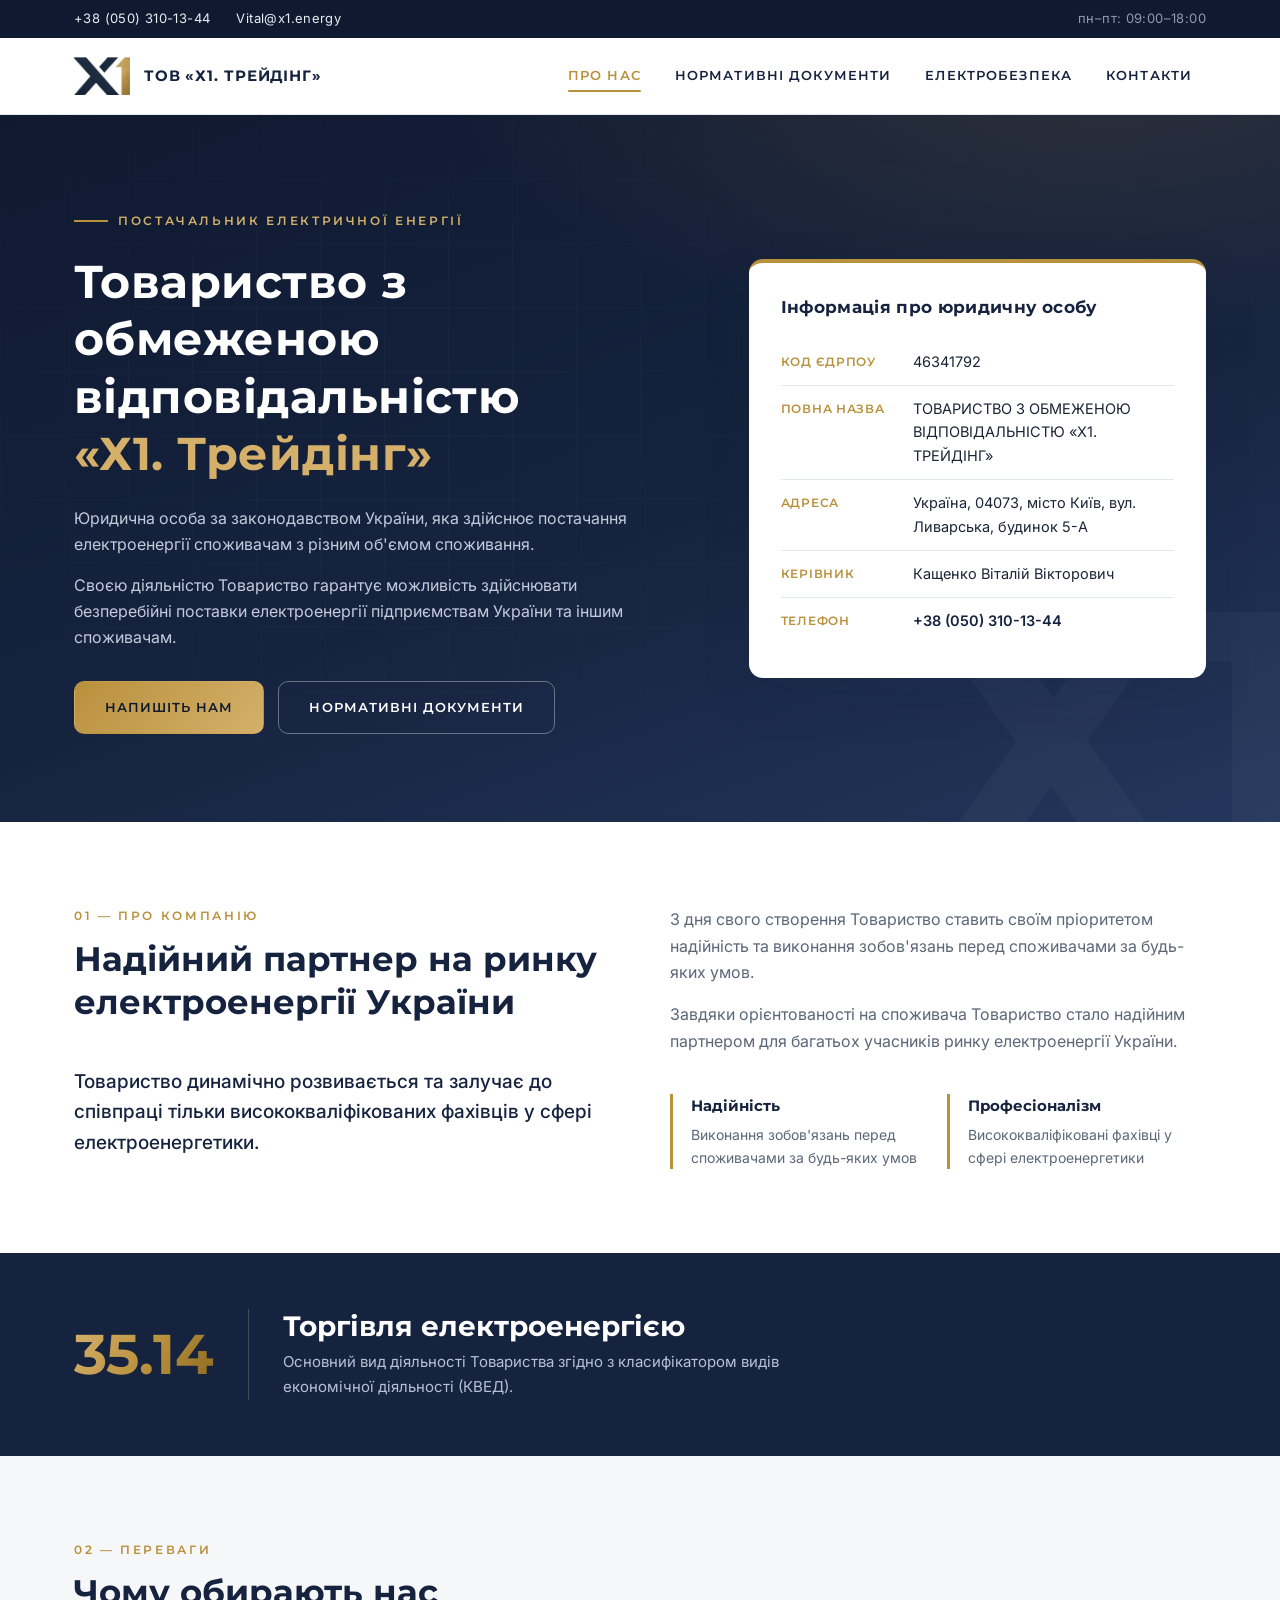
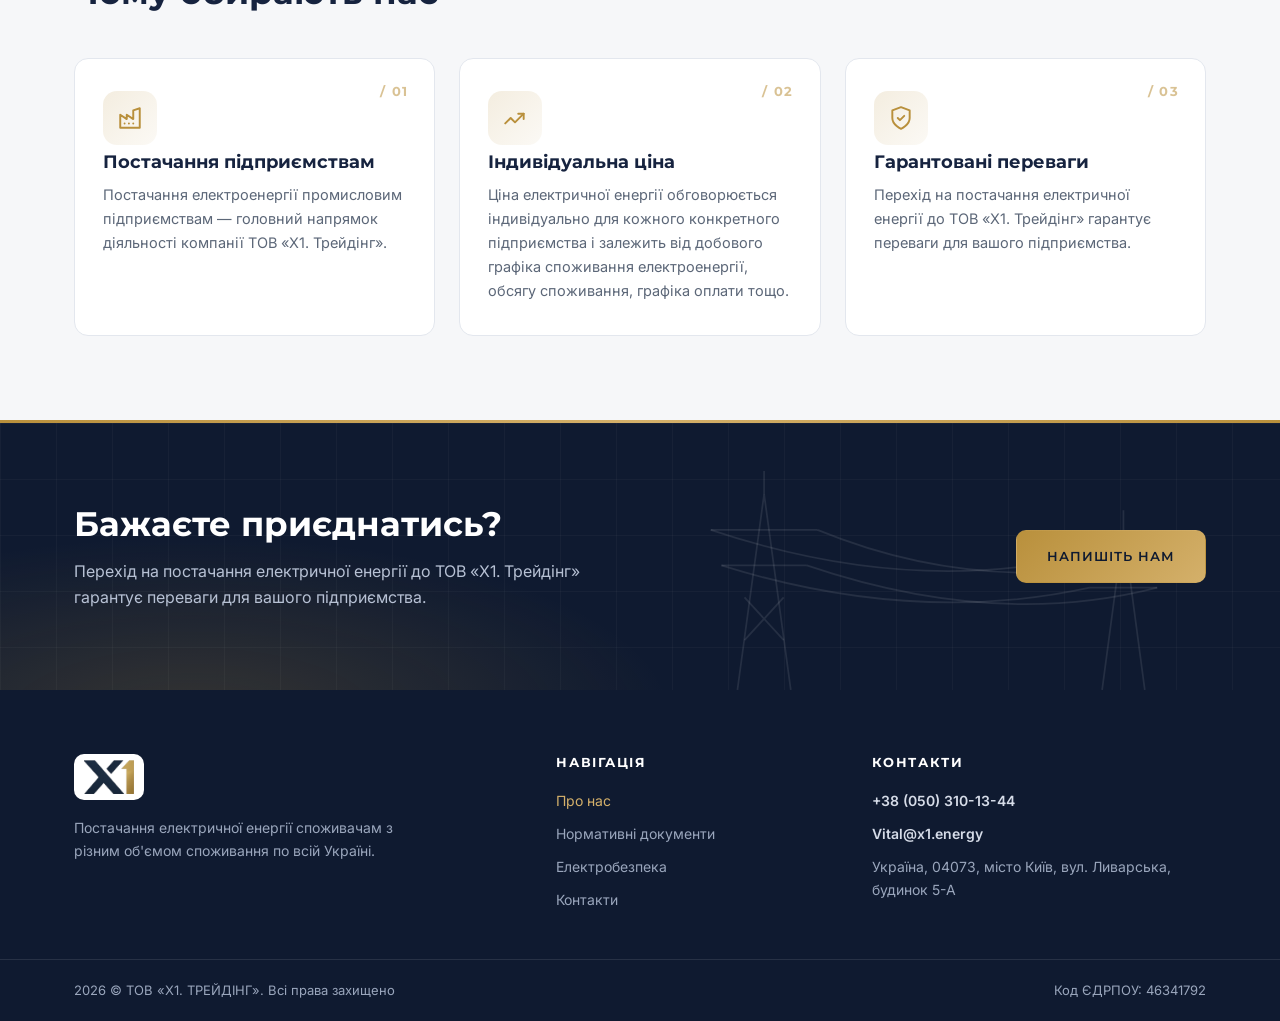
<file: index.html>
<!DOCTYPE html>
<html lang="uk">
<head>
  <meta charset="UTF-8">
  <meta name="viewport" content="width=device-width, initial-scale=1.0">
  <title>Головна — ТОВ «Х1. ТРЕЙДІНГ»</title>
  <meta name="description" content="ТОВ «Х1. ТРЕЙДІНГ» — постачання електричної енергії споживачам України. Код ЄДРПОУ 46341792.">
  <link rel="icon" type="image/png" href="logo/favicon.PNG">
  <link rel="preconnect" href="https://fonts.googleapis.com">
  <link rel="preconnect" href="https://fonts.gstatic.com" crossorigin>
  <link href="https://fonts.googleapis.com/css2?family=Inter:wght@400;500;600&family=Montserrat:wght@600;700&display=swap" rel="stylesheet">
  <link rel="stylesheet" href="styles.css">
  <script src="script.js" defer></script>
</head>
<body>

  <div class="utility-bar">
    <div class="container">
      <div class="utility-contacts">
        <a href="tel:+380503101344">+38 (050) 310-13-44</a>
        <a href="mailto:Vital@x1.energy">Vital@x1.energy</a>
      </div>
      <div class="utility-note">пн–пт: 09:00–18:00</div>
    </div>
  </div>

  <header class="site-header">
    <div class="container">
      <a class="brand" href="index.html">
        <img src="logo/logo%202.PNG" alt="Логотип Х1. Трейдінг">
        <span class="brand-name">ТОВ «Х1. Трейдінг»</span>
      </a>
      <button class="nav-toggle" type="button" aria-label="Відкрити меню" aria-expanded="false">
        <span></span><span></span><span></span>
      </button>
      <nav class="site-nav">
        <a href="index.html" class="active">Про нас</a>
        <a href="docs.html">Нормативні документи</a>
        <a href="electrosafety.html">Електробезпека</a>
        <a href="contacts.html">Контакти</a>
      </nav>
    </div>
  </header>

  <section class="hero">
    <div class="container">
      <div>
        <span class="eyebrow">Постачальник електричної енергії</span>
        <h1>Товариство з обмеженою відповідальністю <span class="gold">«Х1.&nbsp;Трейдінг»</span></h1>
        <p>Юридична особа за законодавством України, яка здійснює постачання електроенергії споживачам з різним об'ємом споживання.</p>
        <p>Своєю діяльністю Товариство гарантує можливість здійснювати безперебійні поставки електроенергії підприємствам України та іншим споживачам.</p>
        <div class="hero-actions">
          <a href="contacts.html" class="button button-gold">Напишіть нам</a>
          <a href="docs.html" class="button button-ghost">Нормативні документи</a>
        </div>
      </div>
      <dl class="req-card">
        <h3>Інформація про юридичну особу</h3>
        <div class="req-row">
          <dt>Код ЄДРПОУ</dt>
          <dd>46341792</dd>
        </div>
        <div class="req-row">
          <dt>Повна назва</dt>
          <dd>ТОВАРИСТВО З ОБМЕЖЕНОЮ ВІДПОВІДАЛЬНІСТЮ «Х1. ТРЕЙДІНГ»</dd>
        </div>
        <div class="req-row">
          <dt>Адреса</dt>
          <dd>Україна, 04073, місто Київ, вул. Ливарська, будинок 5-А</dd>
        </div>
        <div class="req-row">
          <dt>Керівник</dt>
          <dd>Кащенко Віталій Вікторович</dd>
        </div>
        <div class="req-row">
          <dt>Телефон</dt>
          <dd><a href="tel:+380503101344">+38 (050) 310-13-44</a></dd>
        </div>
      </dl>
    </div>
  </section>

  <section class="section">
    <div class="container">
      <div class="about-grid">
        <div class="col">
          <div class="section-head">
            <span class="kicker">01 — Про компанію</span>
            <h2>Надійний партнер на ринку електроенергії України</h2>
          </div>
          <p class="lead">Товариство динамічно розвивається та залучає до співпраці тільки висококваліфікованих фахівців у сфері електроенергетики.</p>
        </div>
        <div class="col">
          <p class="text-subtle">З дня свого створення Товариство ставить своїм пріоритетом надійність та виконання зобов'язань перед споживачами за будь-яких умов.</p>
          <p class="text-subtle">Завдяки орієнтованості на споживача Товариство стало надійним партнером для багатьох учасників ринку електроенергії України.</p>
          <div class="about-facts">
            <div class="fact">
              <div class="fact-title">Надійність</div>
              <p>Виконання зобов'язань перед споживачами за будь-яких умов</p>
            </div>
            <div class="fact">
              <div class="fact-title">Професіоналізм</div>
              <p>Висококваліфіковані фахівці у сфері електроенергетики</p>
            </div>
          </div>
        </div>
      </div>
    </div>
  </section>

  <section class="activity-band">
    <div class="container">
      <div class="activity-code">35.14</div>
      <div class="divider"></div>
      <div>
        <h2>Торгівля електроенергією</h2>
        <p>Основний вид діяльності Товариства згідно з класифікатором видів економічної діяльності (КВЕД).</p>
      </div>
    </div>
  </section>

  <section class="section tinted">
    <div class="container">
      <div class="section-head">
        <span class="kicker">02 — Переваги</span>
        <h2>Чому обирають нас</h2>
      </div>
      <div class="cards-3">
        <div class="adv-card">
          <div class="adv-num">/ 01</div>
          <div class="card-icon">
            <svg viewBox="0 0 24 24" fill="none" stroke="currentColor" stroke-width="1.8" stroke-linecap="round" stroke-linejoin="round"><path d="M3 21V9l6 4V9l6 4V5l6-2v18z"/><path d="M7 17h.01M11 17h.01M15 17h.01"/></svg>
          </div>
          <h3>Постачання підприємствам</h3>
          <p>Постачання електроенергії промисловим підприємствам — головний напрямок діяльності компанії ТОВ «Х1. Трейдінг».</p>
        </div>
        <div class="adv-card">
          <div class="adv-num">/ 02</div>
          <div class="card-icon">
            <svg viewBox="0 0 24 24" fill="none" stroke="currentColor" stroke-width="1.8" stroke-linecap="round" stroke-linejoin="round"><path d="M3 17l5-5 4 4 8-8"/><path d="M15 8h5v5"/></svg>
          </div>
          <h3>Індивідуальна ціна</h3>
          <p>Ціна електричної енергії обговорюється індивідуально для кожного конкретного підприємства і залежить від добового графіка споживання електроенергії, обсягу споживання, графіка оплати тощо.</p>
        </div>
        <div class="adv-card">
          <div class="adv-num">/ 03</div>
          <div class="card-icon">
            <svg viewBox="0 0 24 24" fill="none" stroke="currentColor" stroke-width="1.8" stroke-linecap="round" stroke-linejoin="round"><path d="M12 22s8-3.5 8-10V5l-8-3-8 3v7c0 6.5 8 10 8 10z"/><path d="m9 12 2 2 4-4"/></svg>
          </div>
          <h3>Гарантовані переваги</h3>
          <p>Перехід на постачання електричної енергії до ТОВ «Х1. Трейдінг» гарантує переваги для вашого підприємства.</p>
        </div>
      </div>
    </div>
  </section>

  <section class="cta">
    <div class="container">
      <div>
        <h2>Бажаєте приєднатись?</h2>
        <p>Перехід на постачання електричної енергії до ТОВ «Х1. Трейдінг» гарантує переваги для вашого підприємства.</p>
      </div>
      <a href="contacts.html" class="button button-gold">Напишіть нам</a>
    </div>
  </section>

  <footer class="footer">
    <div class="container footer-grid">
      <div class="f-brand">
        <img src="logo/logo%202.PNG" alt="Логотип Х1. Трейдінг">
        <p>Постачання електричної енергії споживачам з різним об'ємом споживання по всій Україні.</p>
      </div>
      <div>
        <h4>Навігація</h4>
        <nav class="footer-links">
          <a href="index.html" class="active">Про нас</a>
          <a href="docs.html">Нормативні документи</a>
          <a href="electrosafety.html">Електробезпека</a>
          <a href="contacts.html">Контакти</a>
        </nav>
      </div>
      <div>
        <h4>Контакти</h4>
        <div class="footer-contacts">
          <a href="tel:+380503101344">+38 (050) 310-13-44</a>
          <a href="mailto:Vital@x1.energy">Vital@x1.energy</a>
          <span>Україна, 04073, місто Київ, вул. Ливарська, будинок 5-А</span>
        </div>
      </div>
    </div>
    <div class="footer-bottom">
      <div class="container">
        <span>2026 © ТОВ «Х1. ТРЕЙДІНГ». Всі права захищено</span>
        <span>Код ЄДРПОУ: 46341792</span>
      </div>
    </div>
  </footer>

</body>
</html>
</file>
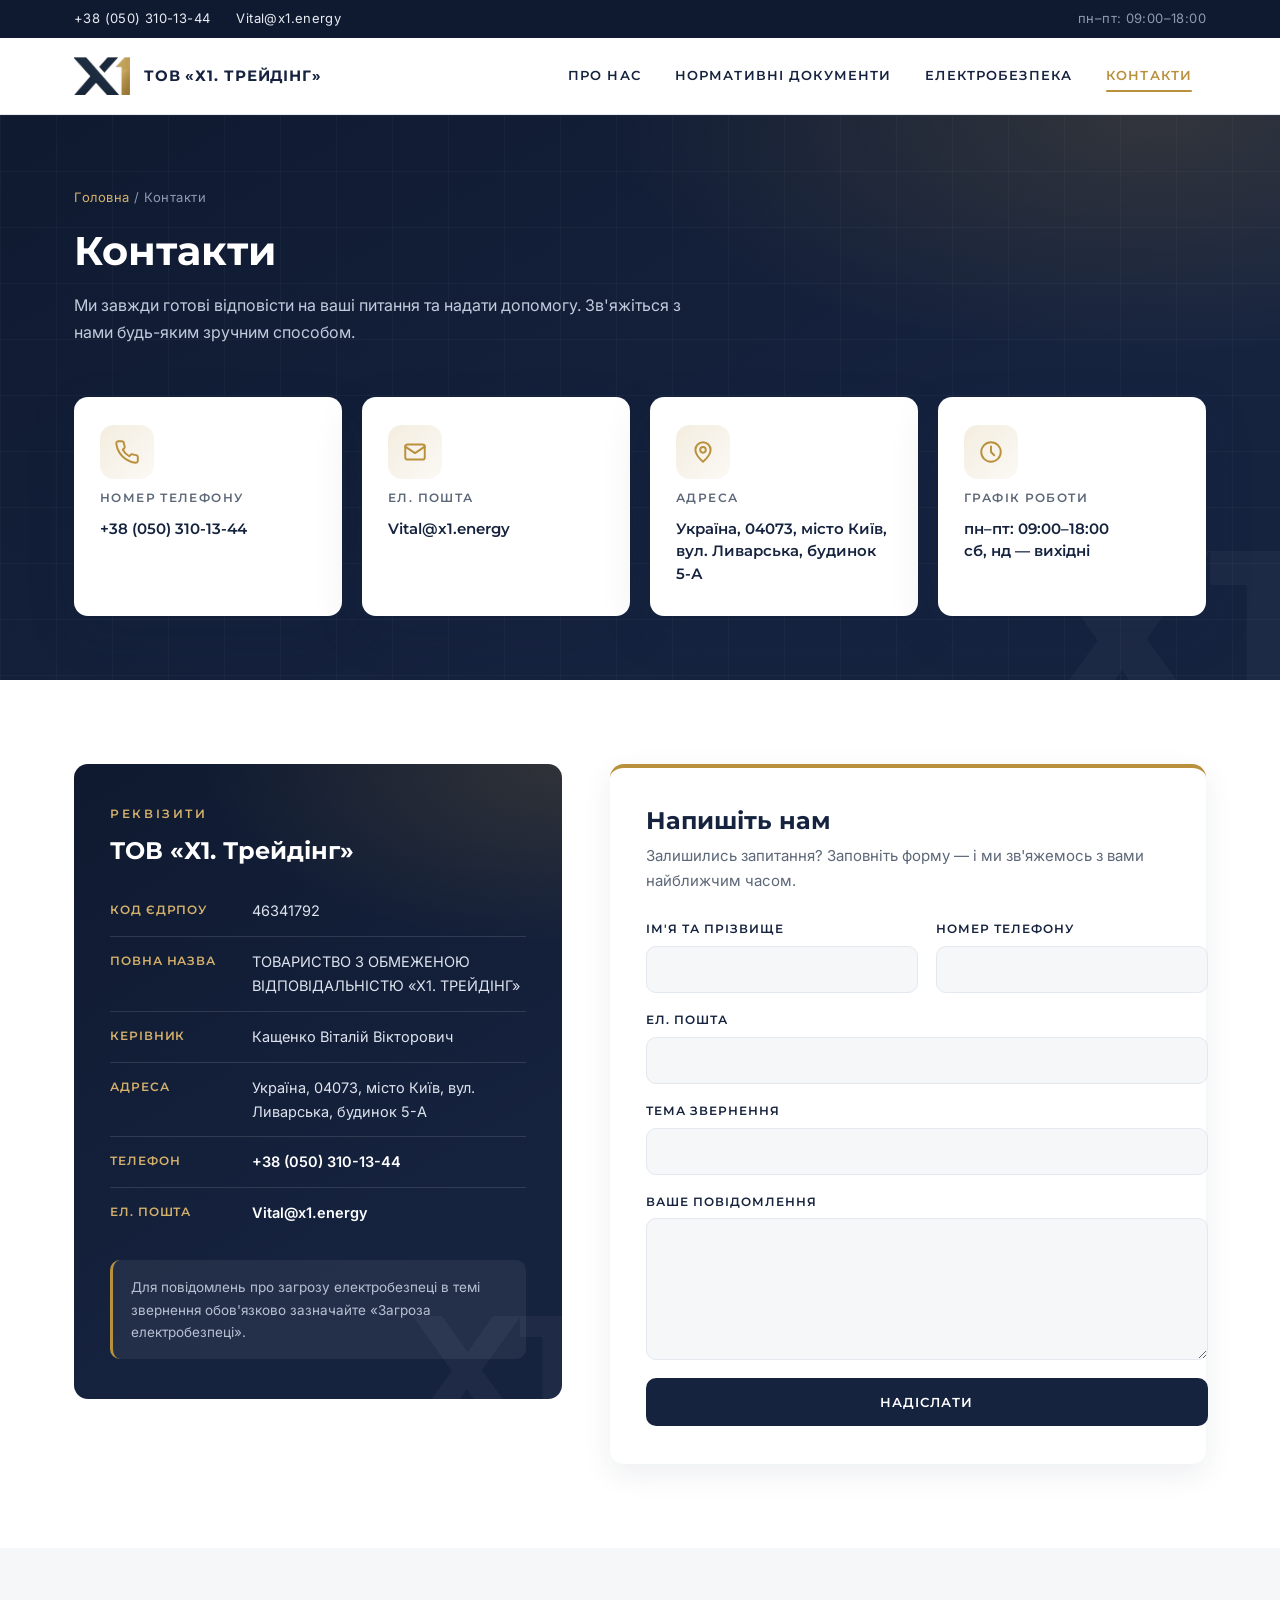
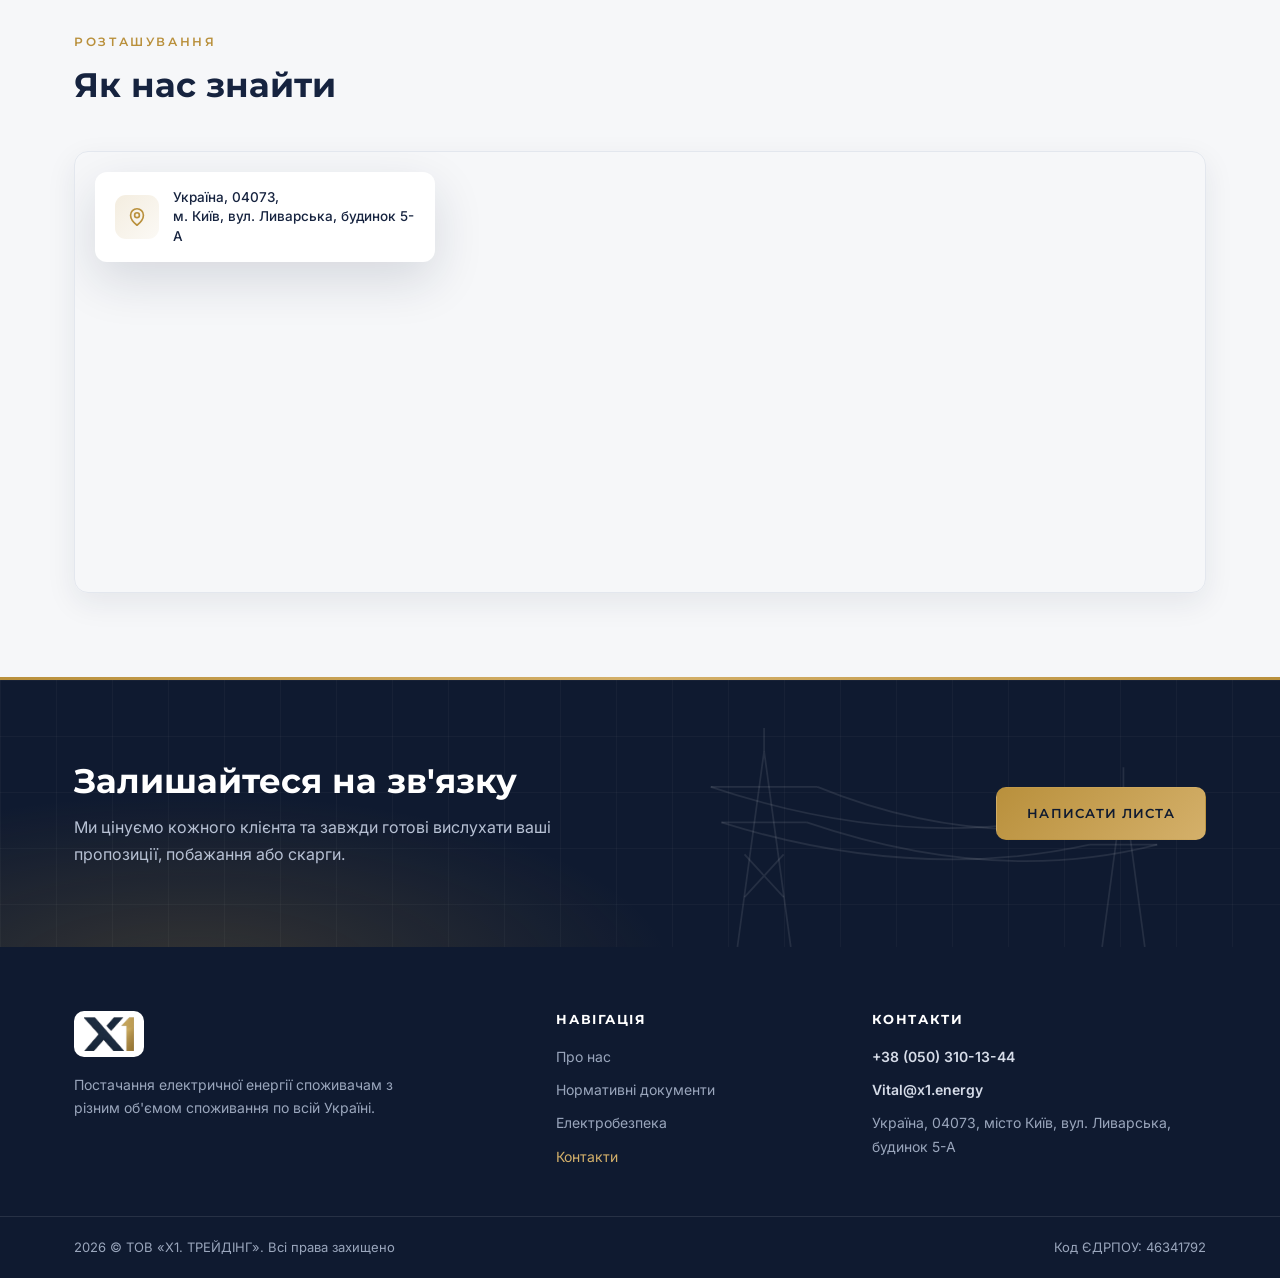
<file: contacts.html>
<!DOCTYPE html>
<html lang="uk">
<head>
  <meta charset="UTF-8">
  <meta name="viewport" content="width=device-width, initial-scale=1.0">
  <title>Контакти — ТОВ «Х1. ТРЕЙДІНГ»</title>
  <meta name="description" content="Контакти ТОВ «Х1. ТРЕЙДІНГ»: телефон +38 (050) 310-13-44, email Vital@x1.energy, Київ, вул. Ливарська, 5-А.">
  <link rel="icon" type="image/png" href="logo/favicon.PNG">
  <link rel="preconnect" href="https://fonts.googleapis.com">
  <link rel="preconnect" href="https://fonts.gstatic.com" crossorigin>
  <link href="https://fonts.googleapis.com/css2?family=Inter:wght@400;500;600&family=Montserrat:wght@600;700&display=swap" rel="stylesheet">
  <link rel="stylesheet" href="styles.css">
  <script src="script.js" defer></script>
</head>
<body>

  <div class="utility-bar">
    <div class="container">
      <div class="utility-contacts">
        <a href="tel:+380503101344">+38 (050) 310-13-44</a>
        <a href="mailto:Vital@x1.energy">Vital@x1.energy</a>
      </div>
      <div class="utility-note">пн–пт: 09:00–18:00</div>
    </div>
  </div>

  <header class="site-header">
    <div class="container">
      <a class="brand" href="index.html">
        <img src="logo/logo%202.PNG" alt="Логотип Х1. Трейдінг">
        <span class="brand-name">ТОВ «Х1. Трейдінг»</span>
      </a>
      <button class="nav-toggle" type="button" aria-label="Відкрити меню" aria-expanded="false">
        <span></span><span></span><span></span>
      </button>
      <nav class="site-nav">
        <a href="index.html">Про нас</a>
        <a href="docs.html">Нормативні документи</a>
        <a href="electrosafety.html">Електробезпека</a>
        <a href="contacts.html" class="active">Контакти</a>
      </nav>
    </div>
  </header>

  <section class="page-hero">
    <div class="container">
      <div class="breadcrumbs"><a href="index.html">Головна</a> / Контакти</div>
      <h1>Контакти</h1>
      <p>Ми завжди готові відповісти на ваші питання та надати допомогу. Зв'яжіться з нами будь-яким зручним способом.</p>

      <div class="contact-strip">
      <div class="strip-card">
        <div class="card-icon">
          <svg viewBox="0 0 24 24" fill="none" stroke="currentColor" stroke-width="1.8" stroke-linecap="round" stroke-linejoin="round"><path d="M22 16.9v3a2 2 0 0 1-2.2 2 19.8 19.8 0 0 1-8.6-3.1 19.5 19.5 0 0 1-6-6A19.8 19.8 0 0 1 2.1 4.2 2 2 0 0 1 4.1 2h3a2 2 0 0 1 2 1.7c.1 1 .4 2 .7 2.9a2 2 0 0 1-.5 2.1L8.1 9.9a16 16 0 0 0 6 6l1.2-1.2a2 2 0 0 1 2.1-.5c.9.3 1.9.6 2.9.7a2 2 0 0 1 1.7 2z"/></svg>
        </div>
        <h3>Номер телефону</h3>
        <a class="value" href="tel:+380503101344">+38 (050) 310-13-44</a>
      </div>
      <div class="strip-card">
        <div class="card-icon">
          <svg viewBox="0 0 24 24" fill="none" stroke="currentColor" stroke-width="1.8" stroke-linecap="round" stroke-linejoin="round"><rect x="3" y="5" width="18" height="14" rx="2"/><path d="m3 7 9 6 9-6"/></svg>
        </div>
        <h3>Ел. пошта</h3>
        <a class="value" href="mailto:Vital@x1.energy">Vital@x1.energy</a>
      </div>
      <div class="strip-card">
        <div class="card-icon">
          <svg viewBox="0 0 24 24" fill="none" stroke="currentColor" stroke-width="1.8" stroke-linecap="round" stroke-linejoin="round"><path d="M12 21s-7-5.6-7-11a7 7 0 0 1 14 0c0 5.4-7 11-7 11z"/><circle cx="12" cy="10" r="2.6"/></svg>
        </div>
        <h3>Адреса</h3>
        <span class="value">Україна, 04073, місто Київ, вул. Ливарська, будинок 5-А</span>
      </div>
      <div class="strip-card">
        <div class="card-icon">
          <svg viewBox="0 0 24 24" fill="none" stroke="currentColor" stroke-width="1.8" stroke-linecap="round" stroke-linejoin="round"><circle cx="12" cy="12" r="9"/><path d="M12 7v5l3 3"/></svg>
        </div>
        <h3>Графік роботи</h3>
        <span class="value">пн–пт: 09:00–18:00<br>сб, нд — вихідні</span>
      </div>
      </div>
    </div>
  </section>

  <section class="section">
    <div class="container">
      <div class="contact-layout">
        <div class="info-panel">
          <span class="kicker">Реквізити</span>
          <h2>ТОВ «Х1. Трейдінг»</h2>
          <dl>
            <div class="info-row">
              <dt>Код ЄДРПОУ</dt>
              <dd>46341792</dd>
            </div>
            <div class="info-row">
              <dt>Повна назва</dt>
              <dd>ТОВАРИСТВО З ОБМЕЖЕНОЮ ВІДПОВІДАЛЬНІСТЮ «Х1. ТРЕЙДІНГ»</dd>
            </div>
            <div class="info-row">
              <dt>Керівник</dt>
              <dd>Кащенко Віталій Вікторович</dd>
            </div>
            <div class="info-row">
              <dt>Адреса</dt>
              <dd>Україна, 04073, місто Київ, вул. Ливарська, будинок 5-А</dd>
            </div>
            <div class="info-row">
              <dt>Телефон</dt>
              <dd><a href="tel:+380503101344">+38 (050) 310-13-44</a></dd>
            </div>
            <div class="info-row">
              <dt>Ел. пошта</dt>
              <dd><a href="mailto:Vital@x1.energy">Vital@x1.energy</a></dd>
            </div>
          </dl>
          <div class="panel-note">
            Для повідомлень про загрозу електробезпеці в темі звернення обов'язково зазначайте «Загроза електробезпеці».
          </div>
        </div>

        <div class="form-card">
          <h2>Напишіть нам</h2>
          <p>Залишились запитання? Заповніть форму — і ми зв'яжемось з вами найближчим часом.</p>
          <form id="contactForm">
            <div class="form-grid">
              <div class="form-field">
                <label for="name">Ім'я та прізвище</label>
                <input type="text" id="name" name="name" required>
              </div>
              <div class="form-field">
                <label for="phone">Номер телефону</label>
                <input type="tel" id="phone" name="phone" required>
              </div>
              <div class="form-field full">
                <label for="email">Ел. пошта</label>
                <input type="email" id="email" name="email" required>
              </div>
              <div class="form-field full">
                <label for="subject">Тема звернення</label>
                <input type="text" id="subject" name="subject" required>
              </div>
              <div class="form-field full">
                <label for="message">Ваше повідомлення</label>
                <textarea id="message" name="message" rows="6" required></textarea>
              </div>
              <div class="form-field full">
                <button type="submit" class="button button-navy">Надіслати</button>
              </div>
            </div>
          </form>
        </div>
      </div>
    </div>
  </section>

  <section class="section tinted">
    <div class="container">
      <div class="section-head">
        <span class="kicker">Розташування</span>
        <h2>Як нас знайти</h2>
      </div>
      <div class="map-wrap">
        <div class="map-badge">
          <div class="card-icon">
            <svg viewBox="0 0 24 24" fill="none" stroke="currentColor" stroke-width="1.8" stroke-linecap="round" stroke-linejoin="round"><path d="M12 21s-7-5.6-7-11a7 7 0 0 1 14 0c0 5.4-7 11-7 11z"/><circle cx="12" cy="10" r="2.6"/></svg>
          </div>
          <p>Україна, 04073,<br>м. Київ, вул. Ливарська, будинок 5-А</p>
        </div>
        <iframe
          src="https://www.google.com/maps?q=%D0%B2%D1%83%D0%BB.%20%D0%9B%D0%B8%D0%B2%D0%B0%D1%80%D1%81%D1%8C%D0%BA%D0%B0%2C%205-%D0%90%2C%20%D0%9A%D0%B8%D1%97%D0%B2%2C%2004073&output=embed"
          allowfullscreen=""
          loading="lazy"
          referrerpolicy="no-referrer-when-downgrade"
          title="Карта: вул. Ливарська, 5-А, Київ">
        </iframe>
      </div>
    </div>
  </section>

  <section class="cta">
    <div class="container">
      <div>
        <h2>Залишайтеся на зв'язку</h2>
        <p>Ми цінуємо кожного клієнта та завжди готові вислухати ваші пропозиції, побажання або скарги.</p>
      </div>
      <a href="mailto:Vital@x1.energy" class="button button-gold">Написати листа</a>
    </div>
  </section>

  <footer class="footer">
    <div class="container footer-grid">
      <div class="f-brand">
        <img src="logo/logo%202.PNG" alt="Логотип Х1. Трейдінг">
        <p>Постачання електричної енергії споживачам з різним об'ємом споживання по всій Україні.</p>
      </div>
      <div>
        <h4>Навігація</h4>
        <nav class="footer-links">
          <a href="index.html">Про нас</a>
          <a href="docs.html">Нормативні документи</a>
          <a href="electrosafety.html">Електробезпека</a>
          <a href="contacts.html" class="active">Контакти</a>
        </nav>
      </div>
      <div>
        <h4>Контакти</h4>
        <div class="footer-contacts">
          <a href="tel:+380503101344">+38 (050) 310-13-44</a>
          <a href="mailto:Vital@x1.energy">Vital@x1.energy</a>
          <span>Україна, 04073, місто Київ, вул. Ливарська, будинок 5-А</span>
        </div>
      </div>
    </div>
    <div class="footer-bottom">
      <div class="container">
        <span>2026 © ТОВ «Х1. ТРЕЙДІНГ». Всі права захищено</span>
        <span>Код ЄДРПОУ: 46341792</span>
      </div>
    </div>
  </footer>

</body>
</html>
</file>
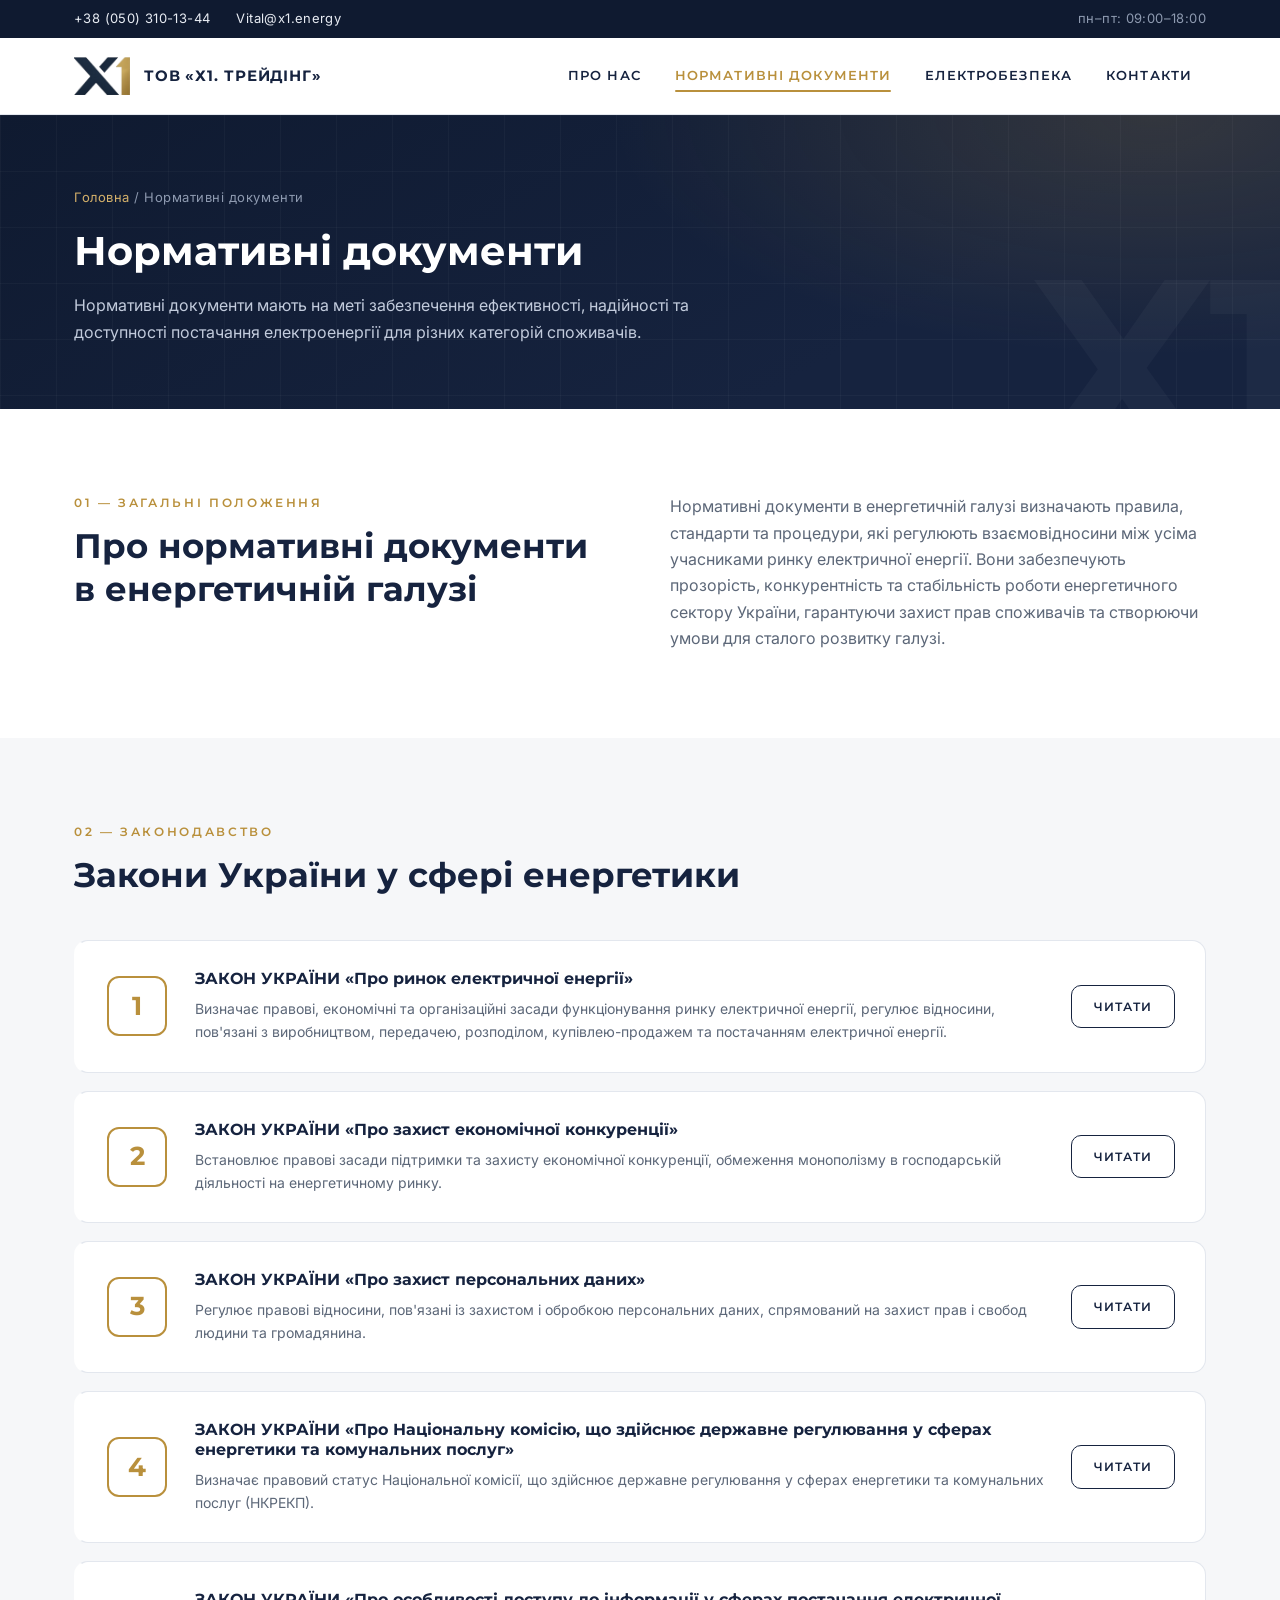
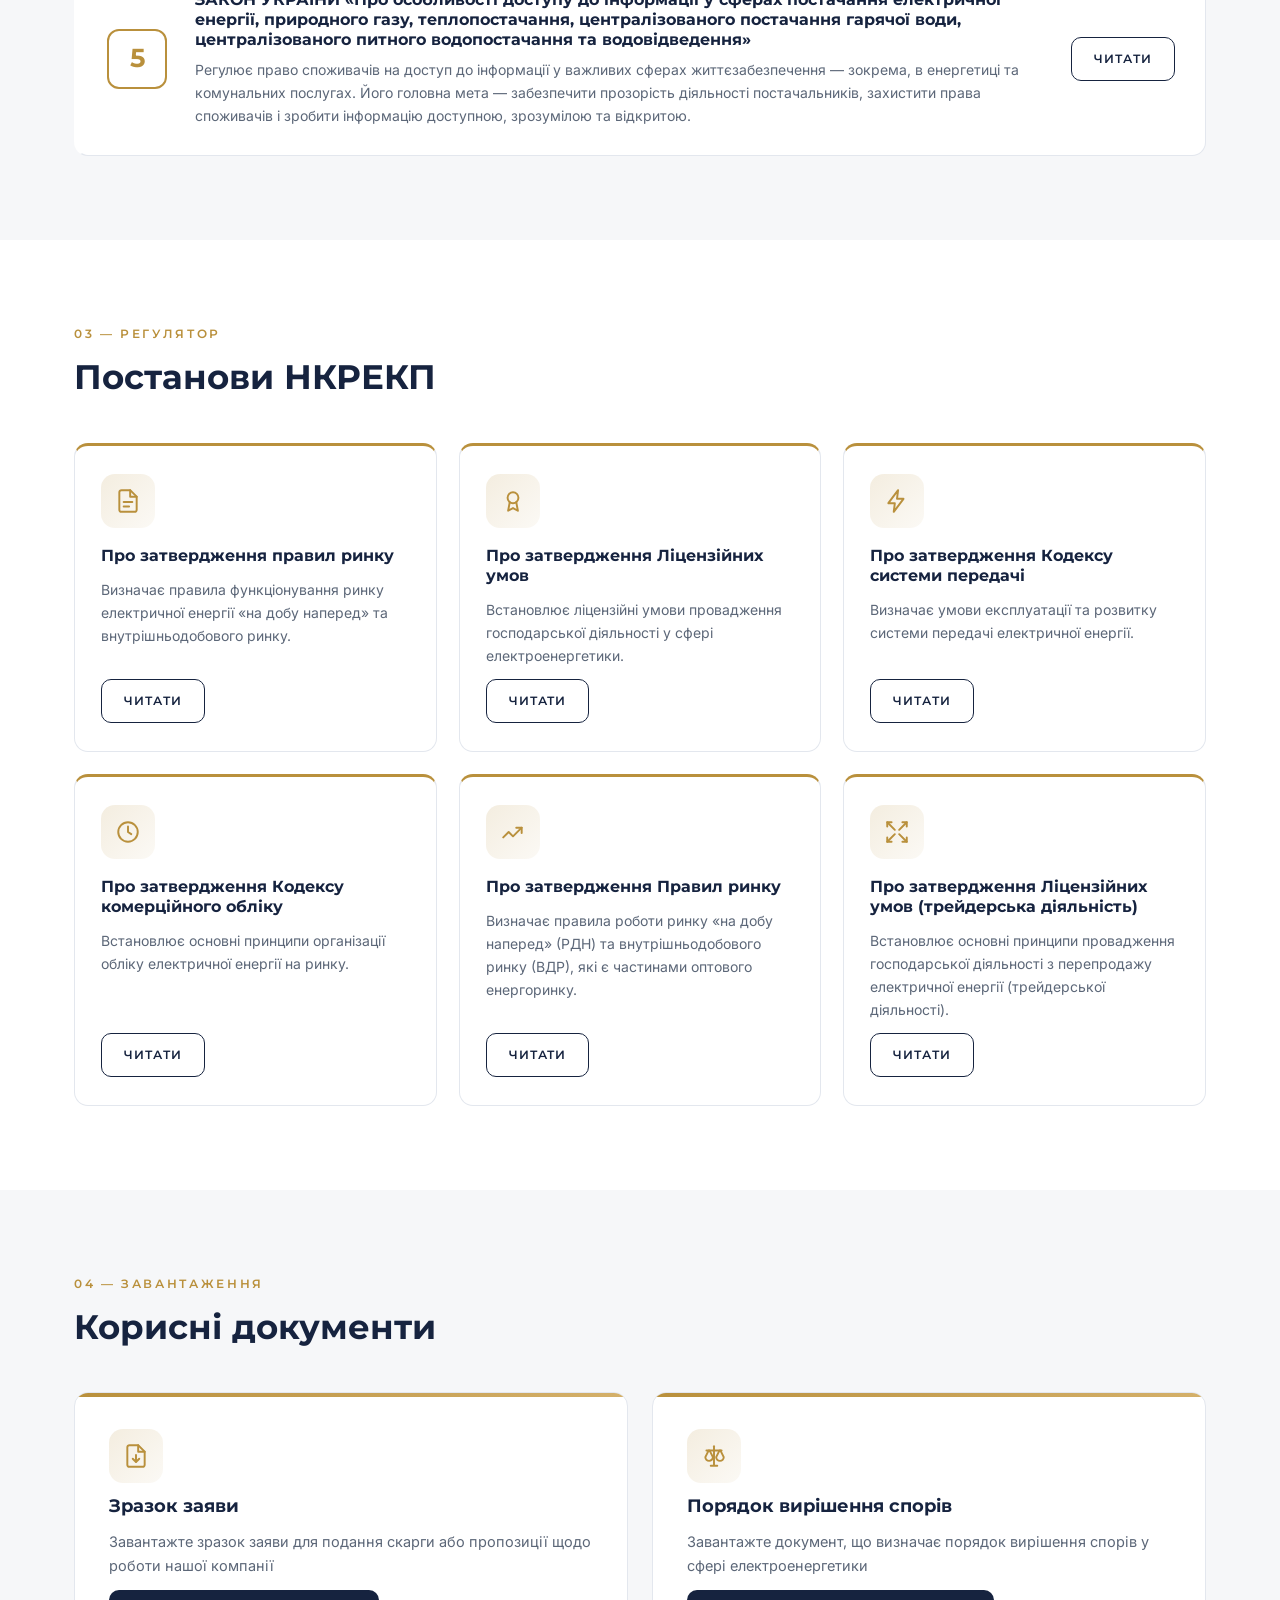
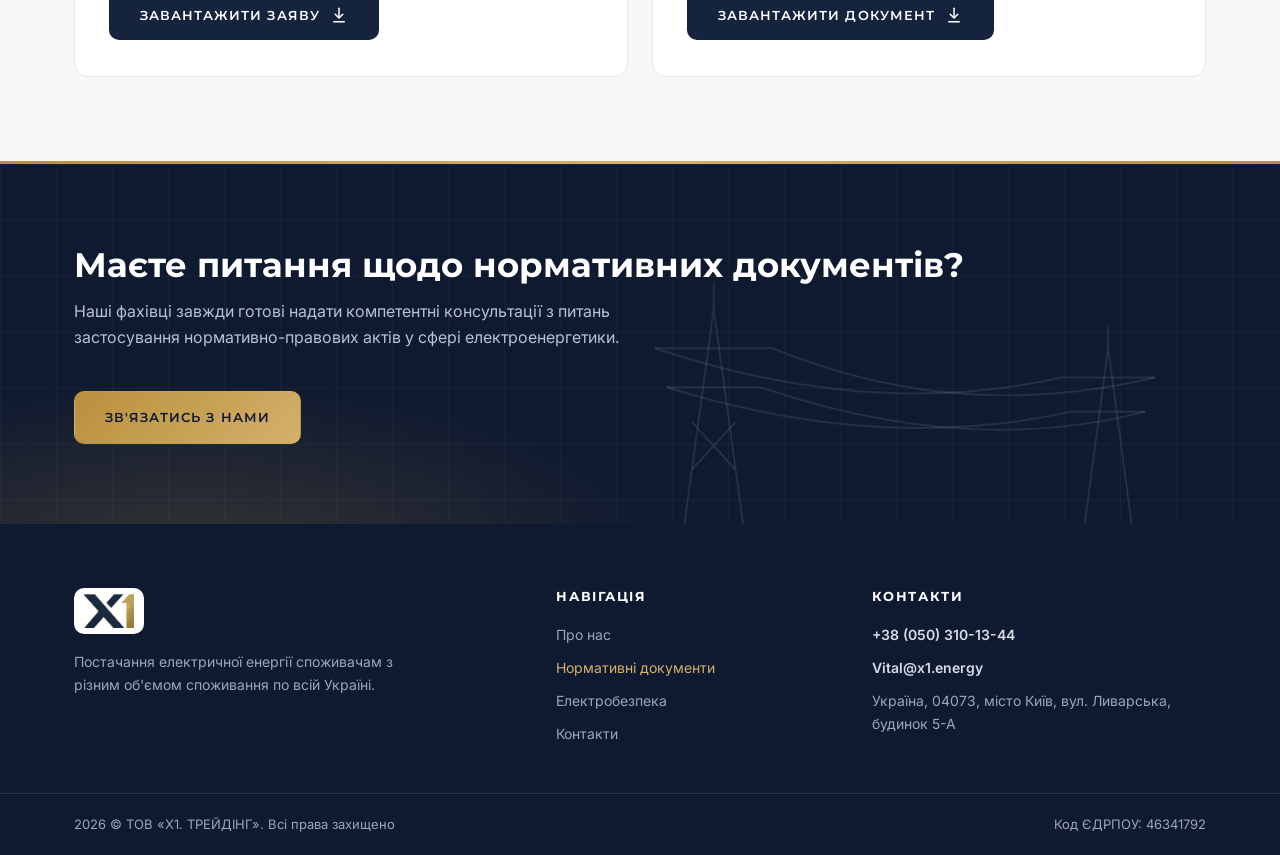
<file: docs.html>
<!DOCTYPE html>
<html lang="uk">
<head>
  <meta charset="UTF-8">
  <meta name="viewport" content="width=device-width, initial-scale=1.0">
  <title>Нормативні документи — ТОВ «Х1. ТРЕЙДІНГ»</title>
  <meta name="description" content="Нормативні документи у сфері електроенергетики: закони України та постанови НКРЕКП.">
  <link rel="icon" type="image/png" href="logo/favicon.PNG">
  <link rel="preconnect" href="https://fonts.googleapis.com">
  <link rel="preconnect" href="https://fonts.gstatic.com" crossorigin>
  <link href="https://fonts.googleapis.com/css2?family=Inter:wght@400;500;600&family=Montserrat:wght@600;700&display=swap" rel="stylesheet">
  <link rel="stylesheet" href="styles.css">
  <script src="script.js" defer></script>
</head>
<body>

  <div class="utility-bar">
    <div class="container">
      <div class="utility-contacts">
        <a href="tel:+380503101344">+38 (050) 310-13-44</a>
        <a href="mailto:Vital@x1.energy">Vital@x1.energy</a>
      </div>
      <div class="utility-note">пн–пт: 09:00–18:00</div>
    </div>
  </div>

  <header class="site-header">
    <div class="container">
      <a class="brand" href="index.html">
        <img src="logo/logo%202.PNG" alt="Логотип Х1. Трейдінг">
        <span class="brand-name">ТОВ «Х1. Трейдінг»</span>
      </a>
      <button class="nav-toggle" type="button" aria-label="Відкрити меню" aria-expanded="false">
        <span></span><span></span><span></span>
      </button>
      <nav class="site-nav">
        <a href="index.html">Про нас</a>
        <a href="docs.html" class="active">Нормативні документи</a>
        <a href="electrosafety.html">Електробезпека</a>
        <a href="contacts.html">Контакти</a>
      </nav>
    </div>
  </header>

  <section class="page-hero">
    <div class="container">
      <div class="breadcrumbs"><a href="index.html">Головна</a> / Нормативні документи</div>
      <h1>Нормативні документи</h1>
      <p>Нормативні документи мають на меті забезпечення ефективності, надійності та доступності постачання електроенергії для різних категорій споживачів.</p>
    </div>
  </section>

  <section class="section">
    <div class="container">
      <div class="about-grid">
        <div class="col">
          <div class="section-head">
            <span class="kicker">01 — Загальні положення</span>
            <h2>Про нормативні документи в енергетичній галузі</h2>
          </div>
        </div>
        <div class="col">
          <p class="text-subtle">Нормативні документи в енергетичній галузі визначають правила, стандарти та процедури, які регулюють взаємовідносини між усіма учасниками ринку електричної енергії. Вони забезпечують прозорість, конкурентність та стабільність роботи енергетичного сектору України, гарантуючи захист прав споживачів та створюючи умови для сталого розвитку галузі.</p>
        </div>
      </div>
    </div>
  </section>

  <section class="section tinted">
    <div class="container">
      <div class="section-head">
        <span class="kicker">02 — Законодавство</span>
        <h2>Закони України у сфері енергетики</h2>
      </div>
      <div class="law-list">
        <div class="law-item">
          <div class="law-index">1</div>
          <div>
            <h3>ЗАКОН УКРАЇНИ «Про ринок електричної енергії»</h3>
            <p>Визначає правові, економічні та організаційні засади функціонування ринку електричної енергії, регулює відносини, пов'язані з виробництвом, передачею, розподілом, купівлею-продажем та постачанням електричної енергії.</p>
          </div>
          <a href="https://zakon.rada.gov.ua/laws/show/2019-19#Text" target="_blank" rel="noopener" class="button button-outline">Читати</a>
        </div>
        <div class="law-item">
          <div class="law-index">2</div>
          <div>
            <h3>ЗАКОН УКРАЇНИ «Про захист економічної конкуренції»</h3>
            <p>Встановлює правові засади підтримки та захисту економічної конкуренції, обмеження монополізму в господарській діяльності на енергетичному ринку.</p>
          </div>
          <a href="https://zakon.rada.gov.ua/laws/show/2210-14#Text" target="_blank" rel="noopener" class="button button-outline">Читати</a>
        </div>
        <div class="law-item">
          <div class="law-index">3</div>
          <div>
            <h3>ЗАКОН УКРАЇНИ «Про захист персональних даних»</h3>
            <p>Регулює правові відносини, пов'язані із захистом і обробкою персональних даних, спрямований на захист прав і свобод людини та громадянина.</p>
          </div>
          <a href="https://zakon.rada.gov.ua/laws/show/2297-17#Text" target="_blank" rel="noopener" class="button button-outline">Читати</a>
        </div>
        <div class="law-item">
          <div class="law-index">4</div>
          <div>
            <h3>ЗАКОН УКРАЇНИ «Про Національну комісію, що здійснює державне регулювання у сферах енергетики та комунальних послуг»</h3>
            <p>Визначає правовий статус Національної комісії, що здійснює державне регулювання у сферах енергетики та комунальних послуг (НКРЕКП).</p>
          </div>
          <a href="https://zakon.rada.gov.ua/laws/show/1540-19#Text" target="_blank" rel="noopener" class="button button-outline">Читати</a>
        </div>
        <div class="law-item">
          <div class="law-index">5</div>
          <div>
            <h3>ЗАКОН УКРАЇНИ «Про особливості доступу до інформації у сферах постачання електричної енергії, природного газу, теплопостачання, централізованого постачання гарячої води, централізованого питного водопостачання та водовідведення»</h3>
            <p>Регулює право споживачів на доступ до інформації у важливих сферах життєзабезпечення — зокрема, в енергетиці та комунальних послугах. Його головна мета — забезпечити прозорість діяльності постачальників, захистити права споживачів і зробити інформацію доступною, зрозумілою та відкритою.</p>
          </div>
          <a href="https://zakon.rada.gov.ua/laws/show/887-19#Text" target="_blank" rel="noopener" class="button button-outline">Читати</a>
        </div>
      </div>
    </div>
  </section>

  <section class="section">
    <div class="container">
      <div class="section-head">
        <span class="kicker">03 — Регулятор</span>
        <h2>Постанови НКРЕКП</h2>
      </div>
      <div class="tiles">
        <div class="tile">
          <div class="card-icon">
            <svg viewBox="0 0 24 24" fill="none" stroke="currentColor" stroke-width="1.8" stroke-linecap="round" stroke-linejoin="round"><path d="M14 2H6a2 2 0 0 0-2 2v16a2 2 0 0 0 2 2h12a2 2 0 0 0 2-2V8z"/><path d="M14 2v6h6"/><path d="M8 13h8M8 17h5"/></svg>
          </div>
          <h3>Про затвердження правил ринку</h3>
          <p>Визначає правила функціонування ринку електричної енергії «на добу наперед» та внутрішньодобового ринку.</p>
          <a href="https://zakon.rada.gov.ua/laws/show/v0307874-18#Text" target="_blank" rel="noopener" class="button button-outline">Читати</a>
        </div>
        <div class="tile">
          <div class="card-icon">
            <svg viewBox="0 0 24 24" fill="none" stroke="currentColor" stroke-width="1.8" stroke-linecap="round" stroke-linejoin="round"><circle cx="12" cy="9" r="5"/><path d="m9 13-1.5 8L12 18.5 16.5 21 15 13"/></svg>
          </div>
          <h3>Про затвердження Ліцензійних умов</h3>
          <p>Встановлює ліцензійні умови провадження господарської діяльності у сфері електроенергетики.</p>
          <a href="http://zakon.rada.gov.ua/laws/show/v1469874-17#Text" target="_blank" rel="noopener" class="button button-outline">Читати</a>
        </div>
        <div class="tile">
          <div class="card-icon">
            <svg viewBox="0 0 24 24" fill="none" stroke="currentColor" stroke-width="1.8" stroke-linecap="round" stroke-linejoin="round"><path d="M13 2 4 14h6l-1 8 9-12h-6z"/></svg>
          </div>
          <h3>Про затвердження Кодексу системи передачі</h3>
          <p>Визначає умови експлуатації та розвитку системи передачі електричної енергії.</p>
          <a href="https://zakon.rada.gov.ua/laws/show/v0309874-18#Text" target="_blank" rel="noopener" class="button button-outline">Читати</a>
        </div>
        <div class="tile">
          <div class="card-icon">
            <svg viewBox="0 0 24 24" fill="none" stroke="currentColor" stroke-width="1.8" stroke-linecap="round" stroke-linejoin="round"><circle cx="12" cy="12" r="9"/><path d="M12 7v5l3 2"/></svg>
          </div>
          <h3>Про затвердження Кодексу комерційного обліку</h3>
          <p>Встановлює основні принципи організації обліку електричної енергії на ринку.</p>
          <a href="https://zakon.rada.gov.ua/laws/show/v0311874-18#Text" target="_blank" rel="noopener" class="button button-outline">Читати</a>
        </div>
        <div class="tile">
          <div class="card-icon">
            <svg viewBox="0 0 24 24" fill="none" stroke="currentColor" stroke-width="1.8" stroke-linecap="round" stroke-linejoin="round"><path d="M3 17l5-5 4 4 8-8"/><path d="M15 8h5v5"/></svg>
          </div>
          <h3>Про затвердження Правил ринку</h3>
          <p>Визначає правила роботи ринку «на добу наперед» (РДН) та внутрішньодобового ринку (ВДР), які є частинами оптового енергоринку.</p>
          <a href="https://zakon.rada.gov.ua/laws/show/v0308874-18#Text" target="_blank" rel="noopener" class="button button-outline">Читати</a>
        </div>
        <div class="tile">
          <div class="card-icon">
            <svg viewBox="0 0 24 24" fill="none" stroke="currentColor" stroke-width="1.8" stroke-linecap="round" stroke-linejoin="round"><path d="M17 3h4v4"/><path d="m21 3-7 7"/><path d="M7 21H3v-4"/><path d="m3 21 7-7"/><path d="M17 21h4v-4"/><path d="m21 21-7-7"/><path d="M7 3H3v4"/><path d="m3 3 7 7"/></svg>
          </div>
          <h3>Про затвердження Ліцензійних умов (трейдерська діяльність)</h3>
          <p>Встановлює основні принципи провадження господарської діяльності з перепродажу електричної енергії (трейдерської діяльності).</p>
          <a href="https://zakon.rada.gov.ua/laws/show/v1468874-17#Text" target="_blank" rel="noopener" class="button button-outline">Читати</a>
        </div>
      </div>
    </div>
  </section>

  <section class="section tinted">
    <div class="container">
      <div class="section-head">
        <span class="kicker">04 — Завантаження</span>
        <h2>Корисні документи</h2>
      </div>
      <div class="download-grid">
        <div class="download-card">
          <div class="card-icon">
            <svg viewBox="0 0 24 24" fill="none" stroke="currentColor" stroke-width="1.8" stroke-linecap="round" stroke-linejoin="round"><path d="M14 2H6a2 2 0 0 0-2 2v16a2 2 0 0 0 2 2h12a2 2 0 0 0 2-2V8z"/><path d="M14 2v6h6"/><path d="M12 11v6"/><path d="m9 14.5 3 3 3-3"/></svg>
          </div>
          <h3>Зразок заяви</h3>
          <p>Завантажте зразок заяви для подання скарги або пропозиції щодо роботи нашої компанії</p>
          <button type="button" class="button button-navy" data-download="example_of_dispute_or_proposition.pdf">
            <span>Завантажити заяву</span>
            <svg viewBox="0 0 24 24" fill="none" stroke="currentColor" stroke-width="2" stroke-linecap="round" stroke-linejoin="round"><path d="M12 3v12"/><path d="m7 11 5 5 5-5"/><path d="M5 21h14"/></svg>
          </button>
        </div>
        <div class="download-card">
          <div class="card-icon">
            <svg viewBox="0 0 24 24" fill="none" stroke="currentColor" stroke-width="1.8" stroke-linecap="round" stroke-linejoin="round"><path d="M12 3v3"/><path d="M5 7h14"/><path d="m7 7-3 6a3.5 3.5 0 0 0 7 0L8 7"/><path d="m17 7-3 6a3.5 3.5 0 0 0 7 0l-3-6"/><path d="M12 6v14"/><path d="M9 21h6"/></svg>
          </div>
          <h3>Порядок вирішення спорів</h3>
          <p>Завантажте документ, що визначає порядок вирішення спорів у сфері електроенергетики</p>
          <button type="button" class="button button-navy" data-download="Порядок вирішення спорів.pdf">
            <span>Завантажити документ</span>
            <svg viewBox="0 0 24 24" fill="none" stroke="currentColor" stroke-width="2" stroke-linecap="round" stroke-linejoin="round"><path d="M12 3v12"/><path d="m7 11 5 5 5-5"/><path d="M5 21h14"/></svg>
          </button>
        </div>
      </div>
    </div>
  </section>

  <section class="cta">
    <div class="container">
      <div>
        <h2>Маєте питання щодо нормативних документів?</h2>
        <p>Наші фахівці завжди готові надати компетентні консультації з питань застосування нормативно-правових актів у сфері електроенергетики.</p>
      </div>
      <a href="contacts.html" class="button button-gold">Зв'язатись з нами</a>
    </div>
  </section>

  <footer class="footer">
    <div class="container footer-grid">
      <div class="f-brand">
        <img src="logo/logo%202.PNG" alt="Логотип Х1. Трейдінг">
        <p>Постачання електричної енергії споживачам з різним об'ємом споживання по всій Україні.</p>
      </div>
      <div>
        <h4>Навігація</h4>
        <nav class="footer-links">
          <a href="index.html">Про нас</a>
          <a href="docs.html" class="active">Нормативні документи</a>
          <a href="electrosafety.html">Електробезпека</a>
          <a href="contacts.html">Контакти</a>
        </nav>
      </div>
      <div>
        <h4>Контакти</h4>
        <div class="footer-contacts">
          <a href="tel:+380503101344">+38 (050) 310-13-44</a>
          <a href="mailto:Vital@x1.energy">Vital@x1.energy</a>
          <span>Україна, 04073, місто Київ, вул. Ливарська, будинок 5-А</span>
        </div>
      </div>
    </div>
    <div class="footer-bottom">
      <div class="container">
        <span>2026 © ТОВ «Х1. ТРЕЙДІНГ». Всі права захищено</span>
        <span>Код ЄДРПОУ: 46341792</span>
      </div>
    </div>
  </footer>

</body>
</html>
</file>
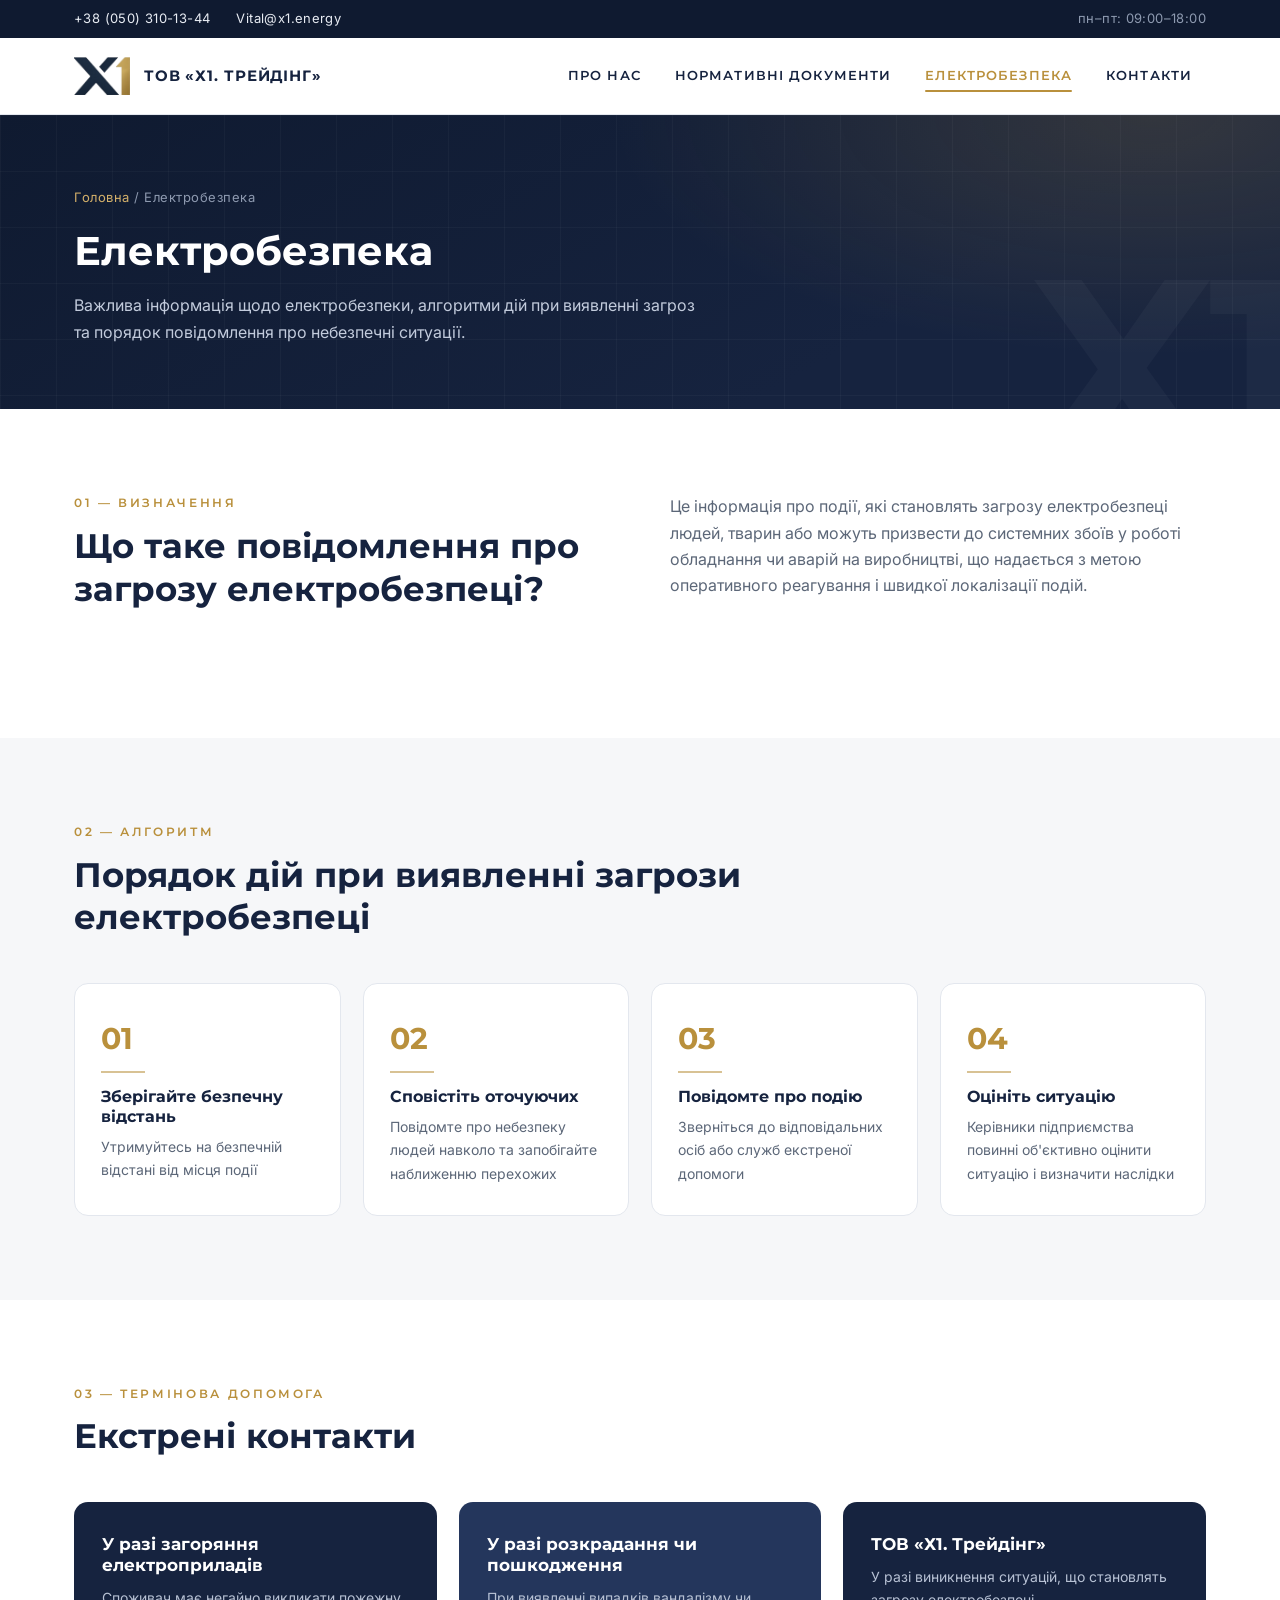
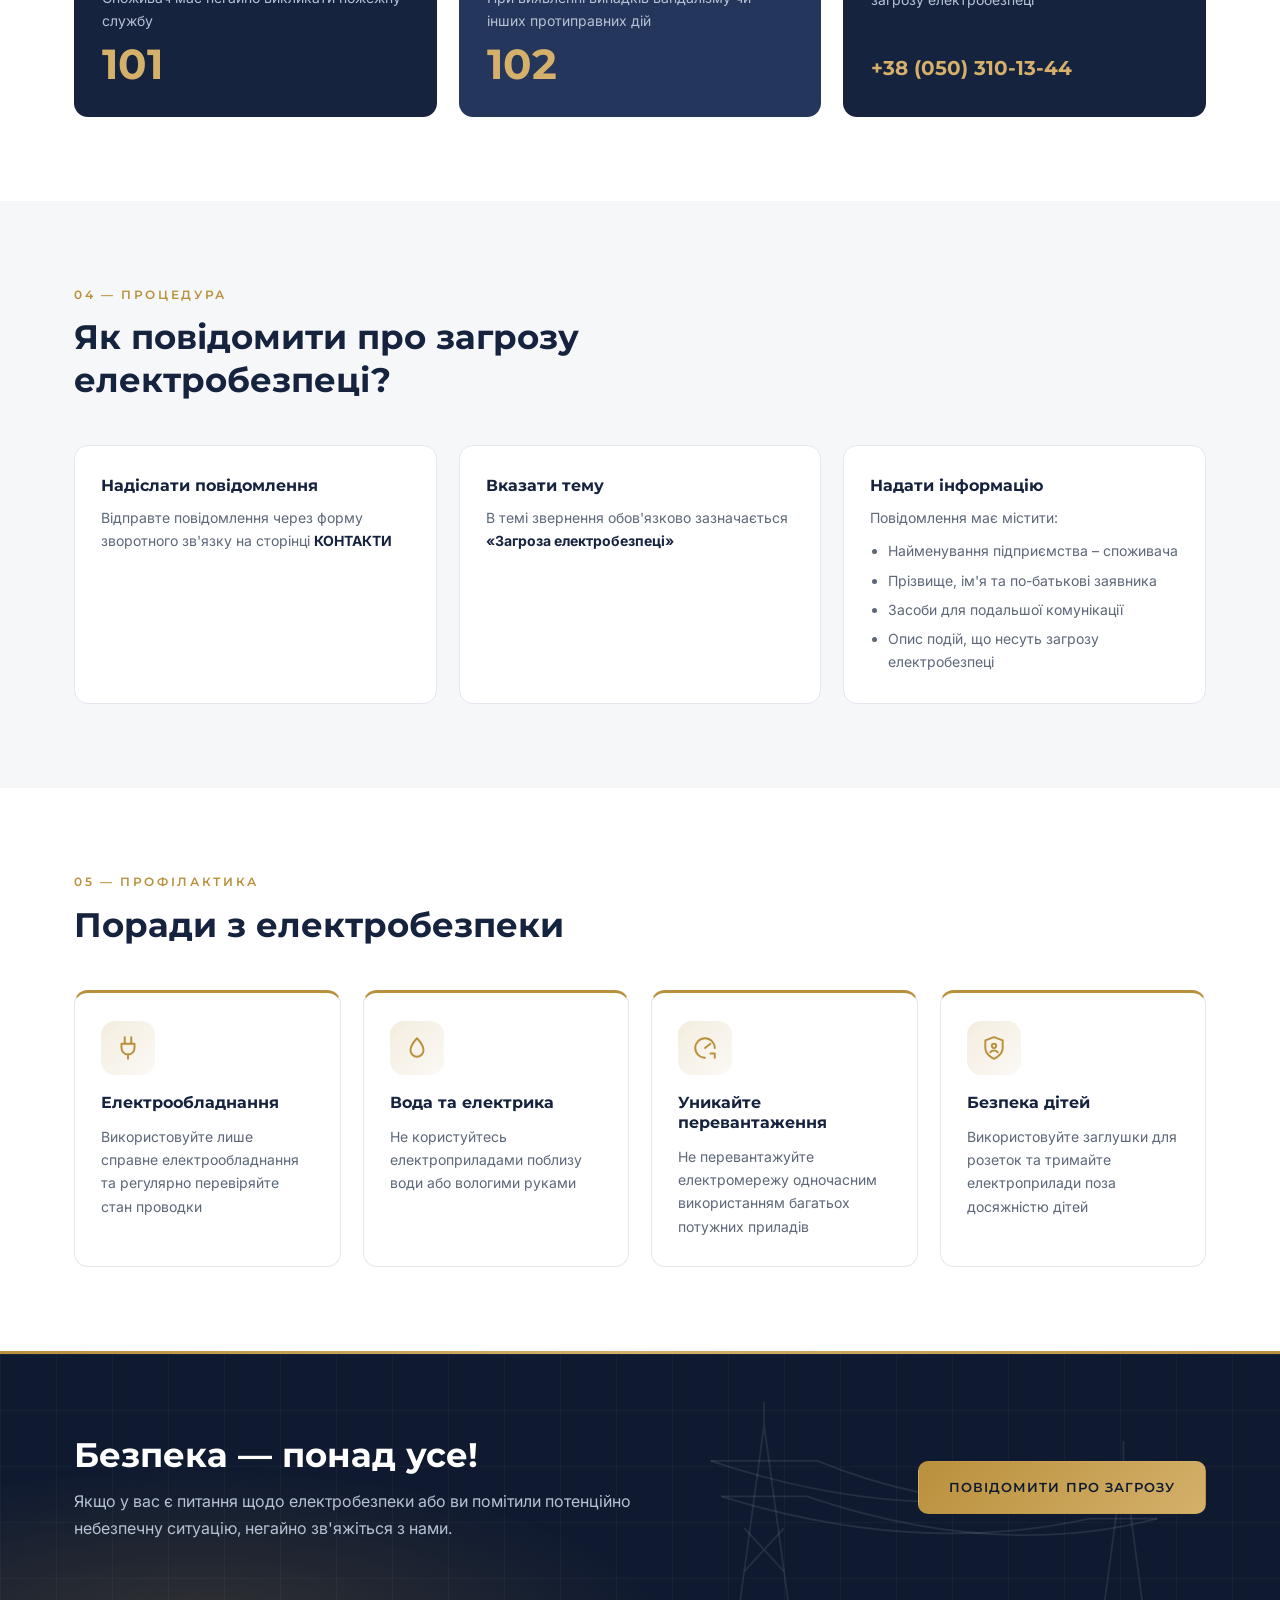
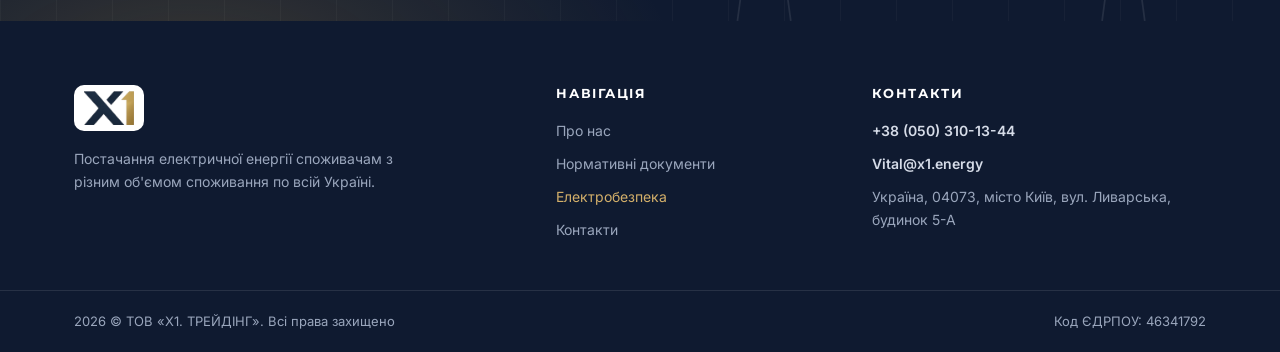
<file: electrosafety.html>
<!DOCTYPE html>
<html lang="uk">
<head>
  <meta charset="UTF-8">
  <meta name="viewport" content="width=device-width, initial-scale=1.0">
  <title>Електробезпека — ТОВ «Х1. ТРЕЙДІНГ»</title>
  <meta name="description" content="Важлива інформація щодо електробезпеки: порядок дій при виявленні загроз та екстрені контакти.">
  <link rel="icon" type="image/png" href="logo/favicon.PNG">
  <link rel="preconnect" href="https://fonts.googleapis.com">
  <link rel="preconnect" href="https://fonts.gstatic.com" crossorigin>
  <link href="https://fonts.googleapis.com/css2?family=Inter:wght@400;500;600&family=Montserrat:wght@600;700&display=swap" rel="stylesheet">
  <link rel="stylesheet" href="styles.css">
  <script src="script.js" defer></script>
</head>
<body>

  <div class="utility-bar">
    <div class="container">
      <div class="utility-contacts">
        <a href="tel:+380503101344">+38 (050) 310-13-44</a>
        <a href="mailto:Vital@x1.energy">Vital@x1.energy</a>
      </div>
      <div class="utility-note">пн–пт: 09:00–18:00</div>
    </div>
  </div>

  <header class="site-header">
    <div class="container">
      <a class="brand" href="index.html">
        <img src="logo/logo%202.PNG" alt="Логотип Х1. Трейдінг">
        <span class="brand-name">ТОВ «Х1. Трейдінг»</span>
      </a>
      <button class="nav-toggle" type="button" aria-label="Відкрити меню" aria-expanded="false">
        <span></span><span></span><span></span>
      </button>
      <nav class="site-nav">
        <a href="index.html">Про нас</a>
        <a href="docs.html">Нормативні документи</a>
        <a href="electrosafety.html" class="active">Електробезпека</a>
        <a href="contacts.html">Контакти</a>
      </nav>
    </div>
  </header>

  <section class="page-hero">
    <div class="container">
      <div class="breadcrumbs"><a href="index.html">Головна</a> / Електробезпека</div>
      <h1>Електробезпека</h1>
      <p>Важлива інформація щодо електробезпеки, алгоритми дій при виявленні загроз та порядок повідомлення про небезпечні ситуації.</p>
    </div>
  </section>

  <section class="section">
    <div class="container">
      <div class="about-grid">
        <div class="col">
          <div class="section-head">
            <span class="kicker">01 — Визначення</span>
            <h2>Що таке повідомлення про загрозу електробезпеці?</h2>
          </div>
        </div>
        <div class="col">
          <p class="text-subtle">Це інформація про події, які становлять загрозу електробезпеці людей, тварин або можуть призвести до системних збоїв у роботі обладнання чи аварій на виробництві, що надається з метою оперативного реагування і швидкої локалізації подій.</p>
        </div>
      </div>
    </div>
  </section>

  <section class="section tinted">
    <div class="container">
      <div class="section-head">
        <span class="kicker">02 — Алгоритм</span>
        <h2>Порядок дій при виявленні загрози електробезпеці</h2>
      </div>
      <div class="steps-line">
        <div class="step">
          <h3>Зберігайте безпечну відстань</h3>
          <p>Утримуйтесь на безпечній відстані від місця події</p>
        </div>
        <div class="step">
          <h3>Сповістіть оточуючих</h3>
          <p>Повідомте про небезпеку людей навколо та запобігайте наближенню перехожих</p>
        </div>
        <div class="step">
          <h3>Повідомте про подію</h3>
          <p>Зверніться до відповідальних осіб або служб екстреної допомоги</p>
        </div>
        <div class="step">
          <h3>Оцініть ситуацію</h3>
          <p>Керівники підприємства повинні об'єктивно оцінити ситуацію і визначити наслідки</p>
        </div>
      </div>
    </div>
  </section>

  <section class="section">
    <div class="container">
      <div class="section-head">
        <span class="kicker">03 — Термінова допомога</span>
        <h2>Екстрені контакти</h2>
      </div>
      <div class="emergency-grid">
        <div class="emergency-card">
          <h3>У разі загоряння електроприладів</h3>
          <p>Споживач має негайно викликати пожежну службу</p>
          <div class="emergency-number">101</div>
        </div>
        <div class="emergency-card alt">
          <h3>У разі розкрадання чи пошкодження</h3>
          <p>При виявленні випадків вандалізму чи інших протиправних дій</p>
          <div class="emergency-number">102</div>
        </div>
        <div class="emergency-card">
          <h3>ТОВ «Х1. Трейдінг»</h3>
          <p>У разі виникнення ситуацій, що становлять загрозу електробезпеці</p>
          <a class="emergency-phone" href="tel:+380503101344">+38 (050) 310-13-44</a>
        </div>
      </div>
    </div>
  </section>

  <section class="section tinted">
    <div class="container">
      <div class="section-head">
        <span class="kicker">04 — Процедура</span>
        <h2>Як повідомити про загрозу електробезпеці?</h2>
      </div>
      <div class="report-grid">
        <div class="report-card">
          <h3>Надіслати повідомлення</h3>
          <p>Відправте повідомлення через форму зворотного зв'язку на сторінці <strong>КОНТАКТИ</strong></p>
        </div>
        <div class="report-card">
          <h3>Вказати тему</h3>
          <p>В темі звернення обов'язково зазначається <strong>«Загроза електробезпеці»</strong></p>
        </div>
        <div class="report-card">
          <h3>Надати інформацію</h3>
          <p>Повідомлення має містити:</p>
          <ul>
            <li>Найменування підприємства – споживача</li>
            <li>Прізвище, ім'я та по-батькові заявника</li>
            <li>Засоби для подальшої комунікації</li>
            <li>Опис подій, що несуть загрозу електробезпеці</li>
          </ul>
        </div>
      </div>
    </div>
  </section>

  <section class="section">
    <div class="container">
      <div class="section-head">
        <span class="kicker">05 — Профілактика</span>
        <h2>Поради з електробезпеки</h2>
      </div>
      <div class="tiles tiles-4">
        <div class="tile">
          <div class="card-icon">
            <svg viewBox="0 0 24 24" fill="none" stroke="currentColor" stroke-width="1.8" stroke-linecap="round" stroke-linejoin="round"><path d="M9 2v6M15 2v6"/><path d="M6 8h12v4a6 6 0 0 1-12 0z"/><path d="M12 18v4"/></svg>
          </div>
          <h3>Електрообладнання</h3>
          <p>Використовуйте лише справне електрообладнання та регулярно перевіряйте стан проводки</p>
        </div>
        <div class="tile">
          <div class="card-icon">
            <svg viewBox="0 0 24 24" fill="none" stroke="currentColor" stroke-width="1.8" stroke-linecap="round" stroke-linejoin="round"><path d="M12 3s6 6.3 6 11a6 6 0 0 1-12 0c0-4.7 6-11 6-11z"/></svg>
          </div>
          <h3>Вода та електрика</h3>
          <p>Не користуйтесь електроприладами поблизу води або вологими руками</p>
        </div>
        <div class="tile">
          <div class="card-icon">
            <svg viewBox="0 0 24 24" fill="none" stroke="currentColor" stroke-width="1.8" stroke-linecap="round" stroke-linejoin="round"><path d="M12 21a9 9 0 1 1 9-9"/><path d="M12 12l5-4"/><path d="M17 17h4v4"/></svg>
          </div>
          <h3>Уникайте перевантаження</h3>
          <p>Не перевантажуйте електромережу одночасним використанням багатьох потужних приладів</p>
        </div>
        <div class="tile">
          <div class="card-icon">
            <svg viewBox="0 0 24 24" fill="none" stroke="currentColor" stroke-width="1.8" stroke-linecap="round" stroke-linejoin="round"><path d="M12 22s8-3.5 8-10V5l-8-3-8 3v7c0 6.5 8 10 8 10z"/><circle cx="12" cy="10" r="2"/><path d="M8.5 16a4.5 4.5 0 0 1 7 0"/></svg>
          </div>
          <h3>Безпека дітей</h3>
          <p>Використовуйте заглушки для розеток та тримайте електроприлади поза досяжністю дітей</p>
        </div>
      </div>
    </div>
  </section>

  <section class="cta">
    <div class="container">
      <div>
        <h2>Безпека — понад усе!</h2>
        <p>Якщо у вас є питання щодо електробезпеки або ви помітили потенційно небезпечну ситуацію, негайно зв'яжіться з нами.</p>
      </div>
      <a href="contacts.html" class="button button-gold">Повідомити про загрозу</a>
    </div>
  </section>

  <footer class="footer">
    <div class="container footer-grid">
      <div class="f-brand">
        <img src="logo/logo%202.PNG" alt="Логотип Х1. Трейдінг">
        <p>Постачання електричної енергії споживачам з різним об'ємом споживання по всій Україні.</p>
      </div>
      <div>
        <h4>Навігація</h4>
        <nav class="footer-links">
          <a href="index.html">Про нас</a>
          <a href="docs.html">Нормативні документи</a>
          <a href="electrosafety.html" class="active">Електробезпека</a>
          <a href="contacts.html">Контакти</a>
        </nav>
      </div>
      <div>
        <h4>Контакти</h4>
        <div class="footer-contacts">
          <a href="tel:+380503101344">+38 (050) 310-13-44</a>
          <a href="mailto:Vital@x1.energy">Vital@x1.energy</a>
          <span>Україна, 04073, місто Київ, вул. Ливарська, будинок 5-А</span>
        </div>
      </div>
    </div>
    <div class="footer-bottom">
      <div class="container">
        <span>2026 © ТОВ «Х1. ТРЕЙДІНГ». Всі права захищено</span>
        <span>Код ЄДРПОУ: 46341792</span>
      </div>
    </div>
  </footer>

</body>
</html>
</file>
<file: styles.css>
/* ============================================================
   ТОВ «Х1. ТРЕЙДІНГ» — фірмовий стиль
   Палітра: глибокий синій + золото (за логотипом)
   ============================================================ */

:root {
  --navy: #16233f;
  --navy-dark: #0f1a30;
  --navy-light: #24365c;
  --gold: #b9903c;
  --gold-light: #d4b06a;
  --ink: #1c2536;
  --muted: #5c6778;
  --line: #e3e7ee;
  --bg: #f6f7f9;
  --white: #ffffff;
  --radius: 14px;
  --shadow: 0 10px 30px rgba(22, 35, 63, 0.08);
  --shadow-lg: 0 18px 50px rgba(22, 35, 63, 0.14);
  --container: 1180px;
}

* {
  margin: 0;
  padding: 0;
  box-sizing: border-box;
}

html {
  scroll-behavior: smooth;
}

html,
body {
  overflow-x: hidden;
  overflow-x: clip;
}

body {
  font-family: "Inter", "Segoe UI", Arial, sans-serif;
  font-size: 16px;
  line-height: 1.65;
  color: var(--ink);
  background: var(--white);
  -webkit-font-smoothing: antialiased;
}

h1, h2, h3, h4 {
  font-family: "Montserrat", "Segoe UI", Arial, sans-serif;
  color: var(--navy);
  line-height: 1.25;
  font-weight: 700;
}

img {
  max-width: 100%;
  display: block;
}

a {
  color: var(--navy);
  text-decoration: none;
}

.container {
  max-width: var(--container);
  margin: 0 auto;
  padding: 0 24px;
}

/* ---------- Верхня службова смуга ---------- */

.utility-bar {
  background: var(--navy-dark);
  color: #c8d0de;
  font-size: 13px;
  letter-spacing: 0.03em;
}

.utility-bar .container {
  display: flex;
  justify-content: space-between;
  align-items: center;
  min-height: 38px;
  gap: 16px;
  flex-wrap: wrap;
}

.utility-bar a {
  color: #e8ecf3;
  transition: color 0.2s;
}

.utility-bar a:hover {
  color: var(--gold-light);
}

.utility-contacts {
  display: flex;
  gap: 26px;
  flex-wrap: wrap;
}

.utility-note {
  color: #8e9ab0;
}

/* ---------- Шапка з навігацією ---------- */

.site-header {
  position: sticky;
  top: 0;
  z-index: 100;
  background: var(--white);
  border-bottom: 1px solid var(--line);
}

.site-header .container {
  display: flex;
  align-items: center;
  justify-content: space-between;
  min-height: 76px;
  gap: 24px;
}

.brand {
  display: flex;
  align-items: center;
  gap: 14px;
}

.brand img {
  height: 38px;
  width: auto;
}

.brand-name {
  font-family: "Montserrat", sans-serif;
  font-weight: 700;
  font-size: 15px;
  letter-spacing: 0.06em;
  color: var(--navy);
  text-transform: uppercase;
  white-space: nowrap;
}

.site-nav {
  display: flex;
  align-items: center;
  gap: 6px;
}

.site-nav a {
  font-family: "Montserrat", sans-serif;
  font-size: 12.5px;
  font-weight: 600;
  letter-spacing: 0.09em;
  text-transform: uppercase;
  color: var(--navy);
  padding: 10px 14px;
  border-radius: 8px;
  position: relative;
  transition: color 0.2s, background 0.2s;
}

.site-nav a:hover {
  background: var(--bg);
  color: var(--gold);
}

.site-nav a.active {
  color: var(--gold);
}

/* Золоте підкреслення: виростає при наведенні, постійне в активного пункту */
.site-nav a::after {
  content: "";
  position: absolute;
  left: 14px;
  right: 14px;
  bottom: 4px;
  height: 2px;
  background: var(--gold);
  border-radius: 2px;
  transform: scaleX(0);
  transform-origin: left center;
  transition: transform 0.28s ease;
}

.site-nav a:hover::after,
.site-nav a.active::after {
  transform: scaleX(1);
}

.nav-toggle {
  display: none;
  background: none;
  border: 1px solid var(--line);
  border-radius: 8px;
  width: 44px;
  height: 44px;
  cursor: pointer;
  flex-direction: column;
  align-items: center;
  justify-content: center;
  gap: 5px;
}

.nav-toggle {
  transition: background 0.25s, border-color 0.25s, box-shadow 0.25s, transform 0.25s;
}

.nav-toggle:hover {
  transform: scale(1.07);
}

.nav-toggle:active {
  transform: scale(0.92);
}

.nav-toggle span {
  display: block;
  width: 20px;
  height: 2px;
  background: var(--navy);
  border-radius: 2px;
  transition: transform 0.35s cubic-bezier(0.68, -0.55, 0.27, 1.55), opacity 0.25s, background 0.3s;
}

/* Відкритий стан: прозора кнопка, золотий хрестик */

.nav-toggle.open {
  background: transparent;
  border-color: transparent;
  box-shadow: none;
}

.nav-toggle.open span {
  background: var(--gold);
}

.nav-toggle.open span:nth-child(1) {
  transform: translateY(7px) rotate(45deg);
}

.nav-toggle.open span:nth-child(2) {
  opacity: 0;
}

.nav-toggle.open span:nth-child(3) {
  transform: translateY(-7px) rotate(-45deg);
}

/* ---------- Hero головної сторінки ---------- */

.hero {
  background:
    radial-gradient(1100px 500px at 85% -10%, rgba(185, 144, 60, 0.16), transparent 60%),
    linear-gradient(160deg, var(--navy-dark) 0%, var(--navy) 55%, var(--navy-light) 100%);
  color: #dde3ee;
  overflow: hidden;
  position: relative;
}

.hero::before {
  content: "";
  position: absolute;
  inset: 0;
  background-image:
    linear-gradient(rgba(255, 255, 255, 0.035) 1px, transparent 1px),
    linear-gradient(90deg, rgba(255, 255, 255, 0.035) 1px, transparent 1px);
  background-size: 64px 64px;
  mask-image: radial-gradient(800px 600px at 30% 40%, rgba(0, 0, 0, 0.9), transparent 75%);
  pointer-events: none;
}

.hero::after {
  content: "X1";
  position: absolute;
  right: -30px;
  bottom: -110px;
  font-family: "Montserrat", sans-serif;
  font-weight: 700;
  font-size: 380px;
  line-height: 1;
  color: rgba(255, 255, 255, 0.028);
  letter-spacing: -0.04em;
  pointer-events: none;
  user-select: none;
}

.hero .container {
  position: relative;
  z-index: 1;
  display: grid;
  grid-template-columns: minmax(0, 1.15fr) minmax(0, 0.85fr);
  gap: 56px;
  align-items: center;
  padding-top: 88px;
  padding-bottom: 88px;
}

.eyebrow {
  display: inline-flex;
  align-items: center;
  gap: 10px;
  font-family: "Montserrat", sans-serif;
  font-size: 12px;
  font-weight: 600;
  letter-spacing: 0.22em;
  text-transform: uppercase;
  color: var(--gold-light);
  margin-bottom: 22px;
}

.eyebrow::before {
  content: "";
  width: 34px;
  height: 2px;
  background: var(--gold);
}

.hero h1 {
  color: var(--white);
  font-size: clamp(30px, 4vw, 46px);
  letter-spacing: 0.01em;
  margin-bottom: 22px;
}

.hero h1 .gold {
  color: var(--gold-light);
}

.hero p {
  max-width: 560px;
  margin-bottom: 14px;
  color: #c2cbdc;
}

.hero-actions {
  display: flex;
  gap: 14px;
  margin-top: 30px;
  flex-wrap: wrap;
}

/* Картка реквізитів у hero */

.req-card {
  background: var(--white);
  border-radius: var(--radius);
  box-shadow: var(--shadow-lg);
  padding: 34px 32px;
  border-top: 4px solid var(--gold);
}

.req-card h3 {
  font-size: 17px;
  margin-bottom: 20px;
  letter-spacing: 0.02em;
}

.req-row {
  display: grid;
  grid-template-columns: 118px 1fr;
  gap: 14px;
  padding: 11px 0;
  border-bottom: 1px solid var(--line);
  font-size: 14.5px;
}

.req-row:last-child {
  border-bottom: none;
}

.req-row dt {
  font-family: "Montserrat", sans-serif;
  font-weight: 600;
  font-size: 12px;
  letter-spacing: 0.06em;
  text-transform: uppercase;
  color: var(--gold);
  padding-top: 2px;
}

.req-row dd {
  color: var(--ink);
}

.req-row dd a {
  color: var(--navy);
  font-weight: 600;
}

.req-row dd a:hover {
  color: var(--gold);
}

/* ---------- Hero внутрішніх сторінок ---------- */

.page-hero {
  background:
    radial-gradient(900px 400px at 90% 0%, rgba(185, 144, 60, 0.18), transparent 60%),
    linear-gradient(150deg, var(--navy-dark) 0%, var(--navy) 70%);
  color: #c2cbdc;
  padding: 72px 0 64px;
}

.page-hero .breadcrumbs {
  font-size: 13px;
  letter-spacing: 0.04em;
  color: #8e9ab0;
  margin-bottom: 18px;
}

.page-hero .breadcrumbs a {
  color: var(--gold-light);
}

.page-hero h1 {
  color: var(--white);
  font-size: clamp(28px, 3.4vw, 40px);
  margin-bottom: 16px;
}

.page-hero p {
  max-width: 640px;
}

/* ---------- Загальні секції ---------- */

.section {
  padding: 84px 0;
}

.section.tinted {
  background: var(--bg);
}

.section-head {
  margin-bottom: 44px;
  max-width: 720px;
}

.section-head .kicker {
  font-family: "Montserrat", sans-serif;
  font-size: 12px;
  font-weight: 600;
  letter-spacing: 0.22em;
  text-transform: uppercase;
  color: var(--gold);
  display: block;
  margin-bottom: 12px;
}

.section-head h2 {
  font-size: clamp(24px, 2.8vw, 34px);
}

.section-head.center {
  margin-left: auto;
  margin-right: auto;
  text-align: center;
}

.section-head.center .kicker::before,
.section-head.center .kicker::after {
  content: "—";
  margin: 0 10px;
  color: var(--line);
}

.text-subtle {
  color: var(--muted);
}

/* ---------- Кнопки ---------- */

.button {
  display: inline-flex;
  align-items: center;
  justify-content: center;
  gap: 10px;
  font-family: "Montserrat", sans-serif;
  font-size: 13px;
  font-weight: 600;
  letter-spacing: 0.08em;
  text-transform: uppercase;
  padding: 15px 30px;
  border-radius: 10px;
  border: 1px solid transparent;
  cursor: pointer;
  transition: background 0.2s, color 0.2s, border-color 0.2s, transform 0.15s;
}

.button:active {
  transform: translateY(1px);
}

.button-gold {
  background: linear-gradient(135deg, var(--gold) 0%, var(--gold-light) 100%);
  color: var(--navy-dark);
}

.button-gold:hover {
  background: var(--gold-light);
}

.button-ghost {
  border-color: rgba(255, 255, 255, 0.35);
  color: var(--white);
  background: transparent;
}

.button-ghost:hover {
  border-color: var(--gold-light);
  color: var(--gold-light);
}

.button-navy {
  background: var(--navy);
  color: var(--white);
}

.button-navy:hover {
  background: var(--navy-light);
}

.button-outline {
  border-color: var(--navy);
  color: var(--navy);
  background: transparent;
  padding: 11px 22px;
  font-size: 12px;
}

.button-outline:hover {
  background: var(--navy);
  color: var(--white);
}

/* ---------- Головна: про компанію ---------- */

.about-grid {
  display: grid;
  grid-template-columns: minmax(0, 1fr) minmax(0, 1fr);
  gap: 60px;
  align-items: start;
}

.about-grid .lead {
  font-size: 19px;
  color: var(--navy);
  font-weight: 500;
  line-height: 1.6;
}

.about-grid .col p + p {
  margin-top: 16px;
}

.about-facts {
  display: grid;
  grid-template-columns: 1fr 1fr;
  gap: 18px;
  margin-top: 40px;
}

.fact {
  border-left: 3px solid var(--gold);
  padding-left: 18px;
}

.fact .fact-title {
  font-family: "Montserrat", sans-serif;
  font-weight: 700;
  color: var(--navy);
  font-size: 15px;
  margin-bottom: 4px;
}

.fact p {
  font-size: 14px;
  color: var(--muted);
}

/* ---------- Смуга виду діяльності ---------- */

.activity-band {
  background: var(--navy);
  color: var(--white);
  padding: 56px 0;
}

.activity-band .container {
  display: flex;
  align-items: center;
  gap: 34px;
  flex-wrap: wrap;
}

.activity-code {
  font-family: "Montserrat", sans-serif;
  font-size: clamp(38px, 5vw, 56px);
  font-weight: 700;
  color: var(--gold-light);
  line-height: 1;
  white-space: nowrap;
}

.activity-band .divider {
  width: 1px;
  align-self: stretch;
  background: rgba(255, 255, 255, 0.18);
}

.activity-band h2 {
  color: var(--white);
  font-size: clamp(20px, 2.4vw, 28px);
  margin-bottom: 6px;
}

.activity-band p {
  color: #b7c1d4;
  max-width: 560px;
  font-size: 15px;
}

/* ---------- Переваги ---------- */

.cards-3 {
  display: grid;
  grid-template-columns: repeat(3, minmax(0, 1fr));
  gap: 24px;
}

.adv-card {
  background: var(--white);
  border: 1px solid var(--line);
  border-radius: var(--radius);
  padding: 32px 28px;
  transition: box-shadow 0.25s, transform 0.25s, border-color 0.25s;
}

.adv-card:hover {
  box-shadow: var(--shadow);
  transform: translateY(-4px);
  border-color: transparent;
}

.adv-num {
  font-family: "Montserrat", sans-serif;
  font-size: 15px;
  font-weight: 700;
  color: var(--gold);
  letter-spacing: 0.1em;
  margin-bottom: 16px;
}

.adv-card h3 {
  font-size: 18px;
  margin-bottom: 10px;
}

.adv-card p {
  font-size: 14.5px;
  color: var(--muted);
}

/* ---------- CTA ---------- */

.cta {
  background:
    radial-gradient(800px 300px at 15% 110%, rgba(185, 144, 60, 0.22), transparent 60%),
    var(--navy-dark);
  padding: 80px 0;
}

.cta .container {
  display: flex;
  align-items: center;
  justify-content: space-between;
  gap: 40px;
  flex-wrap: wrap;
}

.cta h2 {
  color: var(--white);
  font-size: clamp(24px, 3vw, 34px);
  margin-bottom: 12px;
}

.cta p {
  color: #b7c1d4;
  max-width: 560px;
}

/* ---------- Сторінка документів ---------- */

.law-list {
  display: grid;
  gap: 18px;
}

.law-item {
  background: var(--white);
  border: 1px solid var(--line);
  border-radius: var(--radius);
  padding: 28px 30px;
  display: grid;
  grid-template-columns: 64px 1fr auto;
  gap: 24px;
  align-items: center;
  transition: box-shadow 0.25s, border-color 0.25s;
}

.law-item:hover {
  box-shadow: var(--shadow);
  border-color: transparent;
}

.law-index {
  font-family: "Montserrat", sans-serif;
  font-size: 26px;
  font-weight: 700;
  color: var(--gold);
  border: 2px solid var(--gold);
  border-radius: 12px;
  width: 60px;
  height: 60px;
  display: flex;
  align-items: center;
  justify-content: center;
}

.law-item h3 {
  font-size: 16px;
  margin-bottom: 8px;
}

.law-item p {
  font-size: 14px;
  color: var(--muted);
}

/* ---------- Картки-плитки (постанови, поради) ---------- */

.tiles {
  display: grid;
  grid-template-columns: repeat(3, minmax(0, 1fr));
  gap: 22px;
}

.tile {
  background: var(--white);
  border-radius: var(--radius);
  border: 1px solid var(--line);
  border-top: 3px solid var(--gold);
  padding: 28px 26px;
  display: flex;
  flex-direction: column;
  gap: 12px;
  transition: box-shadow 0.25s, transform 0.25s;
}

.tile:hover {
  box-shadow: var(--shadow);
  transform: translateY(-4px);
}

.tile h3 {
  font-size: 16px;
}

.tile p {
  font-size: 14px;
  color: var(--muted);
  flex-grow: 1;
}

.tile .button {
  align-self: flex-start;
}

/* ---------- Електробезпека ---------- */

.steps-line {
  display: grid;
  grid-template-columns: repeat(4, minmax(0, 1fr));
  gap: 22px;
  counter-reset: step;
}

.step {
  background: var(--white);
  border: 1px solid var(--line);
  border-radius: var(--radius);
  padding: 30px 26px;
  position: relative;
}

.step::before {
  counter-increment: step;
  content: "0" counter(step);
  font-family: "Montserrat", sans-serif;
  font-size: 30px;
  font-weight: 700;
  color: var(--gold);
  display: block;
  margin-bottom: 14px;
}

.step h3 {
  font-size: 16px;
  margin-bottom: 8px;
}

.step p {
  font-size: 14px;
  color: var(--muted);
}

.emergency-grid {
  display: grid;
  grid-template-columns: repeat(3, minmax(0, 1fr));
  gap: 22px;
}

.emergency-card {
  border-radius: var(--radius);
  padding: 32px 28px;
  color: var(--white);
  background: var(--navy);
  display: flex;
  flex-direction: column;
  gap: 10px;
}

.emergency-card.alt {
  background: var(--navy-light);
}

.emergency-card h3 {
  color: var(--white);
  font-size: 17px;
}

.emergency-card p {
  color: #b7c1d4;
  font-size: 14px;
  flex-grow: 1;
}

.emergency-number {
  font-family: "Montserrat", sans-serif;
  font-size: 42px;
  font-weight: 700;
  color: var(--gold-light);
  line-height: 1;
}

.emergency-phone {
  font-family: "Montserrat", sans-serif;
  font-size: 20px;
  font-weight: 700;
  color: var(--gold-light);
}

.report-grid {
  display: grid;
  grid-template-columns: repeat(3, minmax(0, 1fr));
  gap: 22px;
}

.report-card {
  background: var(--white);
  border: 1px solid var(--line);
  border-radius: var(--radius);
  padding: 30px 26px;
}

.report-card h3 {
  font-size: 16px;
  margin-bottom: 10px;
}

.report-card p,
.report-card li {
  font-size: 14px;
  color: var(--muted);
}

.report-card ul {
  margin-top: 10px;
  padding-left: 18px;
  display: grid;
  gap: 6px;
}

.report-card strong {
  color: var(--navy);
}

/* ---------- Контакти ---------- */

.contact-layout {
  display: grid;
  grid-template-columns: minmax(0, 0.9fr) minmax(0, 1.1fr);
  gap: 48px;
  align-items: start;
}

.contact-list {
  display: grid;
  gap: 16px;
}

.contact-item {
  background: var(--white);
  border: 1px solid var(--line);
  border-radius: var(--radius);
  padding: 22px 24px;
  display: grid;
  grid-template-columns: 52px 1fr;
  gap: 18px;
  align-items: center;
}

.contact-item .ci-icon {
  width: 52px;
  height: 52px;
  border-radius: 12px;
  background: rgba(185, 144, 60, 0.12);
  color: var(--gold);
  display: flex;
  align-items: center;
  justify-content: center;
}

.contact-item .ci-icon svg {
  width: 24px;
  height: 24px;
}

.contact-item h3 {
  font-size: 13px;
  letter-spacing: 0.08em;
  text-transform: uppercase;
  margin-bottom: 4px;
}

.contact-item p,
.contact-item a {
  font-size: 15px;
  color: var(--muted);
}

.contact-item a {
  font-weight: 600;
  color: var(--navy);
}

.contact-item a:hover {
  color: var(--gold);
}

/* Форма */

.form-card {
  background: var(--white);
  border-radius: var(--radius);
  box-shadow: var(--shadow);
  border-top: 4px solid var(--gold);
  padding: 38px 36px;
}

.form-card h2 {
  font-size: 24px;
  margin-bottom: 8px;
}

.form-card > p {
  color: var(--muted);
  margin-bottom: 26px;
  font-size: 15px;
}

.form-grid {
  display: grid;
  grid-template-columns: 1fr 1fr;
  gap: 18px;
}

.form-field {
  display: flex;
  flex-direction: column;
  gap: 7px;
}

.form-field.full {
  grid-column: 1 / -1;
}

.form-field label {
  font-family: "Montserrat", sans-serif;
  font-size: 11.5px;
  font-weight: 600;
  letter-spacing: 0.09em;
  text-transform: uppercase;
  color: var(--navy);
}

.form-field input,
.form-field textarea {
  font-family: inherit;
  font-size: 15px;
  color: var(--ink);
  border: 1px solid var(--line);
  border-radius: 10px;
  padding: 13px 15px;
  background: var(--bg);
  transition: border-color 0.2s, background 0.2s;
  resize: vertical;
}

.form-field input:focus,
.form-field textarea:focus {
  outline: none;
  border-color: var(--gold);
  background: var(--white);
}

.form-note {
  font-size: 13px;
  color: var(--muted);
  margin-top: 14px;
}

/* Карта */

.map-wrap {
  border-radius: var(--radius);
  overflow: hidden;
  box-shadow: var(--shadow);
  border: 1px solid var(--line);
}

.map-wrap iframe {
  display: block;
  width: 100%;
  height: 440px;
  border: 0;
}

/* ---------- Футер ---------- */

.footer {
  background: var(--navy-dark);
  color: #9aa6bc;
  padding: 64px 0 0;
  font-size: 14px;
}

.footer-grid {
  display: grid;
  grid-template-columns: minmax(0, 1.3fr) minmax(0, 0.8fr) minmax(0, 1fr);
  gap: 48px;
  padding-bottom: 48px;
}

.footer .f-brand img {
  height: 46px;
  margin-bottom: 16px;
  background: var(--white);
  border-radius: 10px;
  padding: 6px 10px;
}

.footer .f-brand p {
  max-width: 320px;
}

.footer h4 {
  color: var(--white);
  font-size: 13px;
  letter-spacing: 0.12em;
  text-transform: uppercase;
  margin-bottom: 18px;
}

.footer-links {
  display: grid;
  gap: 10px;
}

.footer-links a {
  color: #9aa6bc;
  transition: color 0.2s;
}

.footer-links a:hover,
.footer-links a.active {
  color: var(--gold-light);
}

.footer-contacts {
  display: grid;
  gap: 10px;
}

.footer-contacts a {
  color: #d6dce8;
  font-weight: 600;
}

.footer-contacts a:hover {
  color: var(--gold-light);
}

.footer-bottom {
  border-top: 1px solid rgba(255, 255, 255, 0.1);
  padding: 20px 0;
  font-size: 13px;
}

.footer-bottom .container {
  display: flex;
  justify-content: space-between;
  gap: 16px;
  flex-wrap: wrap;
}

/* ============================================================
   Декоративні елементи та додаткові компоненти
   ============================================================ */

/* Тінь шапки при прокрутці */

.site-header {
  transition: background 0.25s, box-shadow 0.25s, border-color 0.25s;
}

.site-header.scrolled {
  box-shadow: 0 8px 24px rgba(22, 35, 63, 0.1);
}

/* Узор і водяний знак внутрішніх hero та CTA */

.page-hero,
.cta {
  position: relative;
  overflow: hidden;
}

.page-hero::before,
.cta::before {
  content: "";
  position: absolute;
  inset: 0;
  background-image:
    linear-gradient(rgba(255, 255, 255, 0.03) 1px, transparent 1px),
    linear-gradient(90deg, rgba(255, 255, 255, 0.03) 1px, transparent 1px);
  background-size: 56px 56px;
  pointer-events: none;
}

.page-hero::after {
  content: "X1";
  position: absolute;
  right: -20px;
  bottom: -90px;
  font-family: "Montserrat", sans-serif;
  font-weight: 700;
  font-size: 260px;
  line-height: 1;
  color: rgba(255, 255, 255, 0.03);
  letter-spacing: -0.04em;
  pointer-events: none;
  user-select: none;
}

/* Лінії електропередачі у CTA-смузі */
.cta::after {
  content: "";
  position: absolute;
  right: 0;
  bottom: 0;
  width: min(58%, 760px);
  height: 100%;
  background: url("data:image/svg+xml;utf8,<svg xmlns='http://www.w3.org/2000/svg' width='760' height='300' viewBox='0 0 760 300' fill='none' stroke='%23ffffff' stroke-opacity='0.09' stroke-width='2'><path d='M150 300 L180 80 L210 300'/><path d='M180 80 V54'/><path d='M120 120 H240'/><path d='M132 160 H228'/><path d='M158 244 L202 196 M158 196 L202 244'/><path d='M560 300 L584 120 L608 300'/><path d='M584 120 V98'/><path d='M536 150 H632'/><path d='M546 185 H622'/><path d='M120 120 Q340 194 536 150'/><path d='M240 120 Q430 198 632 150'/><path d='M132 160 Q350 228 546 185'/><path d='M228 160 Q440 232 622 185'/></svg>") no-repeat right bottom / contain;
  pointer-events: none;
}

.page-hero .container,
.cta .container {
  position: relative;
  z-index: 1;
}

/* Золота смуга над CTA */

.cta {
  border-top: 3px solid;
  border-image: linear-gradient(90deg, var(--gold), var(--gold-light), var(--gold)) 1;
}

/* Іконки в картках */

.card-icon {
  width: 54px;
  height: 54px;
  border-radius: 14px;
  background: linear-gradient(135deg, rgba(185, 144, 60, 0.16), rgba(185, 144, 60, 0.05));
  color: var(--gold);
  display: flex;
  align-items: center;
  justify-content: center;
  flex: none;
}

.card-icon svg {
  width: 26px;
  height: 26px;
}

.tile .card-icon,
.adv-card .card-icon {
  margin-bottom: 6px;
}

.adv-card {
  position: relative;
  overflow: hidden;
}

.adv-card .adv-num {
  position: absolute;
  top: 22px;
  right: 26px;
  font-size: 13px;
  margin: 0;
  color: rgba(185, 144, 60, 0.55);
}

.adv-card::after {
  content: "";
  position: absolute;
  left: 0;
  bottom: 0;
  height: 3px;
  width: 0;
  background: linear-gradient(90deg, var(--gold), var(--gold-light));
  transition: width 0.35s ease;
}

.adv-card:hover::after {
  width: 100%;
}

/* Градієнт на великому коді діяльності */

.activity-code {
  background: linear-gradient(120deg, var(--gold-light) 0%, var(--gold) 55%, #8f6c24 100%);
  -webkit-background-clip: text;
  background-clip: text;
  -webkit-text-fill-color: transparent;
}

/* Закони: золота смуга при наведенні */

.law-item {
  border-left: 3px solid transparent;
  transition: box-shadow 0.25s, border-color 0.25s, transform 0.25s;
}

.law-item:hover {
  border-left-color: var(--gold);
  transform: translateX(4px);
}

/* Кроки: золота риска під номером */

.step::before {
  width: 44px;
  border-bottom: 2px solid rgba(185, 144, 60, 0.55);
  padding-bottom: 8px;
}

.step {
  transition: box-shadow 0.25s, transform 0.25s;
}

.step:hover {
  box-shadow: var(--shadow);
  transform: translateY(-4px);
}

/* Сітка з 4 карток в один ряд */

.tiles.tiles-4 {
  grid-template-columns: repeat(4, minmax(0, 1fr));
}

/* Секція завантаження документів */

.download-grid {
  display: grid;
  grid-template-columns: repeat(2, minmax(0, 1fr));
  gap: 24px;
}

.download-card {
  background: var(--white);
  border: 1px solid var(--line);
  border-radius: var(--radius);
  padding: 36px 34px;
  position: relative;
  overflow: hidden;
  display: flex;
  flex-direction: column;
  gap: 12px;
  transition: box-shadow 0.25s, transform 0.25s;
}

.download-card::before {
  content: "";
  position: absolute;
  top: 0;
  left: 0;
  right: 0;
  height: 4px;
  background: linear-gradient(90deg, var(--gold), var(--gold-light));
}

.download-card:hover {
  box-shadow: var(--shadow);
  transform: translateY(-4px);
}

.download-card h3 {
  font-size: 18px;
}

.download-card p {
  color: var(--muted);
  font-size: 14.5px;
  flex-grow: 1;
}

.download-card .button {
  align-self: flex-start;
}

.download-card .button svg {
  width: 18px;
  height: 18px;
}

/* ---------- Сторінка контактів: оновлений макет ---------- */

.contact-strip {
  display: grid;
  grid-template-columns: repeat(4, minmax(0, 1fr));
  gap: 20px;
  margin-top: 52px;
}

.strip-card {
  background: var(--white);
  border-radius: var(--radius);
  box-shadow: var(--shadow-lg);
  padding: 28px 26px;
  display: flex;
  flex-direction: column;
  gap: 12px;
  border-bottom: 3px solid transparent;
  transition: transform 0.25s, border-color 0.25s;
}

.strip-card:hover {
  transform: translateY(-5px);
  border-bottom-color: var(--gold);
}

.strip-card h3 {
  font-size: 11.5px;
  letter-spacing: 0.12em;
  text-transform: uppercase;
  color: var(--muted);
  font-weight: 600;
}

.strip-card .value {
  font-family: "Montserrat", sans-serif;
  font-weight: 600;
  font-size: 15px;
  color: var(--navy);
  line-height: 1.5;
}

.strip-card a.value:hover {
  color: var(--gold);
}

/* Темна панель з реквізитами */

.info-panel {
  background:
    radial-gradient(600px 300px at 100% 0%, rgba(185, 144, 60, 0.18), transparent 60%),
    linear-gradient(150deg, var(--navy-dark) 0%, var(--navy) 75%);
  border-radius: var(--radius);
  padding: 40px 36px;
  color: #c2cbdc;
  position: relative;
  overflow: hidden;
}

.info-panel::after {
  content: "X1";
  position: absolute;
  right: -14px;
  bottom: -52px;
  font-family: "Montserrat", sans-serif;
  font-weight: 700;
  font-size: 160px;
  line-height: 1;
  color: rgba(255, 255, 255, 0.04);
  letter-spacing: -0.04em;
  pointer-events: none;
  user-select: none;
}

.info-panel > * {
  position: relative;
  z-index: 1;
}

.info-panel .kicker {
  font-family: "Montserrat", sans-serif;
  font-size: 12px;
  font-weight: 600;
  letter-spacing: 0.22em;
  text-transform: uppercase;
  color: var(--gold-light);
  display: block;
  margin-bottom: 12px;
}

.info-panel h2 {
  color: var(--white);
  font-size: 24px;
  margin-bottom: 20px;
}

.info-row {
  display: grid;
  grid-template-columns: 128px 1fr;
  gap: 14px;
  padding: 13px 0;
  border-bottom: 1px solid rgba(255, 255, 255, 0.12);
  font-size: 14.5px;
}

.info-row:last-of-type {
  border-bottom: none;
}

.info-row dt {
  font-family: "Montserrat", sans-serif;
  font-weight: 600;
  font-size: 11.5px;
  letter-spacing: 0.08em;
  text-transform: uppercase;
  color: var(--gold-light);
  padding-top: 2px;
}

.info-row dd {
  color: #dde3ee;
}

.info-row dd a {
  color: var(--white);
  font-weight: 600;
}

.info-row dd a:hover {
  color: var(--gold-light);
}

.info-panel .panel-note {
  margin-top: 22px;
  padding: 16px 18px;
  border-radius: 10px;
  background: rgba(255, 255, 255, 0.06);
  border-left: 3px solid var(--gold);
  font-size: 13.5px;
  color: #b7c1d4;
}

/* Бейдж з адресою на карті */

.map-wrap {
  position: relative;
}

.map-badge {
  position: absolute;
  top: 20px;
  left: 20px;
  z-index: 2;
  background: var(--white);
  border-radius: 12px;
  box-shadow: var(--shadow-lg);
  padding: 16px 20px;
  display: flex;
  align-items: center;
  gap: 14px;
  max-width: 340px;
}

.map-badge .card-icon {
  width: 44px;
  height: 44px;
  border-radius: 11px;
}

.map-badge .card-icon svg {
  width: 22px;
  height: 22px;
}

.map-badge p {
  font-size: 13.5px;
  color: var(--navy);
  font-weight: 500;
  line-height: 1.45;
}

/* ---------- Анімації ---------- */

@keyframes fade-up {
  from {
    opacity: 0;
    transform: translateY(22px);
  }
  to {
    opacity: 1;
    transform: none;
  }
}

@keyframes menu-item-in {
  from {
    opacity: 0;
    transform: translateY(-12px) scale(0.97);
  }
  to {
    opacity: 1;
    transform: none;
  }
}

@keyframes menu-item-out {
  from {
    opacity: 1;
    transform: none;
  }
  to {
    opacity: 0;
    transform: translateY(-12px) scale(0.97);
  }
}

/* Іконки в картках оживають при наведенні */

.card-icon {
  transition: transform 0.3s ease, background 0.3s;
}

.adv-card:hover .card-icon,
.tile:hover .card-icon,
.strip-card:hover .card-icon,
.contact-item:hover .ci-icon {
  transform: scale(1.1) rotate(-5deg);
}

.contact-item .ci-icon {
  transition: transform 0.3s ease;
}

/* Логотип у шапці */

.brand img {
  transition: transform 0.25s ease;
}

.brand:hover img {
  transform: scale(1.06);
}

/* Посилання у футері зсуваються при наведенні */

.footer-links a {
  display: inline-block;
  transition: color 0.2s, transform 0.2s;
}

.footer-links a:hover {
  transform: translateX(5px);
}

@media (prefers-reduced-motion: no-preference) {
  /* Кнопки: підйом і золотавий відблиск */

  .button {
    position: relative;
    overflow: hidden;
  }

  .button::before {
    content: "";
    position: absolute;
    top: 0;
    left: -80%;
    width: 45%;
    height: 100%;
    background: linear-gradient(105deg, transparent, rgba(255, 255, 255, 0.4), transparent);
    transform: skewX(-20deg);
    transition: left 0.55s ease;
    pointer-events: none;
  }

  .button:hover::before {
    left: 130%;
  }

  .button:hover {
    transform: translateY(-2px);
  }

  .button:active {
    transform: translateY(1px);
  }

  /* Вхідна анімація hero на головній */

  .hero .eyebrow,
  .hero h1,
  .hero > .container > div > p,
  .hero-actions {
    animation: fade-up 0.7s ease both;
  }

  .hero .eyebrow { animation-delay: 0.05s; }
  .hero h1 { animation-delay: 0.15s; }
  .hero > .container > div > p { animation-delay: 0.28s; }
  .hero-actions { animation-delay: 0.42s; }

  /* Вхідна анімація заголовків внутрішніх сторінок */

  .page-hero .breadcrumbs,
  .page-hero h1,
  .page-hero .container > p {
    animation: fade-up 0.6s ease both;
  }

  .page-hero .breadcrumbs { animation-delay: 0.05s; }
  .page-hero h1 { animation-delay: 0.14s; }
  .page-hero .container > p { animation-delay: 0.26s; }

  /* Плавна поява блоків при прокрутці */

  .reveal {
    opacity: 0;
    transform: translateY(26px);
    transition: opacity 0.65s ease, transform 0.65s ease;
    transition-delay: var(--reveal-delay, 0s);
  }

  .reveal.visible {
    opacity: 1;
    transform: none;
  }
}

/* ---------- Адаптивність ---------- */

@media (max-width: 1024px) {
  .hero .container {
    grid-template-columns: 1fr;
    gap: 44px;
    padding-top: 64px;
    padding-bottom: 64px;
  }

  .about-grid {
    grid-template-columns: 1fr;
    gap: 32px;
  }

  .cards-3,
  .tiles,
  .tiles.tiles-4,
  .emergency-grid,
  .report-grid,
  .download-grid {
    grid-template-columns: repeat(2, minmax(0, 1fr));
  }

  .steps-line {
    grid-template-columns: repeat(2, minmax(0, 1fr));
  }

  .contact-layout {
    grid-template-columns: 1fr;
  }

  .contact-strip {
    grid-template-columns: repeat(2, minmax(0, 1fr));
  }

  .footer-grid {
    grid-template-columns: 1fr 1fr;
  }
}

@media (max-width: 920px) {
  /* На середніх ширинах назва поруч з лого не вміщується разом з меню */
  .brand-name {
    display: none;
  }
}

@media (max-width: 720px) {
  .section {
    padding: 60px 0;
  }

  .nav-toggle {
    display: flex;
  }

  /* Прозора шапка при прокрутці: видимими залишаються лише лого та бургер */
  .site-header.scrolled {
    background: transparent;
    border-bottom-color: transparent;
    box-shadow: none;
  }

  .site-header.scrolled .brand img {
    background: rgba(255, 255, 255, 0.96);
    border-radius: 10px;
    padding: 5px 9px;
    height: 46px;
    box-shadow: 0 6px 18px rgba(22, 35, 63, 0.18);
  }

  .site-header.scrolled .nav-toggle {
    background: rgba(255, 255, 255, 0.96);
    border-color: transparent;
    box-shadow: 0 6px 18px rgba(22, 35, 63, 0.18);
  }

  /* Відкрите меню: бургер стає прозорим і при прокрученій шапці */
  .site-header.scrolled .nav-toggle.open {
    background: transparent;
    box-shadow: none;
  }

  .site-nav {
    position: absolute;
    top: 100%;
    left: 0;
    right: 0;
    background: transparent;
    flex-direction: column;
    align-items: stretch;
    padding: 10px 16px 18px;
    gap: 10px;
    display: none;
  }

  .site-nav.open {
    display: flex;
  }

  /* Пункти меню — білі «кнопки» з закругленою окантовкою */
  .site-nav a {
    border: 1.5px solid rgba(22, 35, 63, 0.35);
    border-radius: 12px;
    padding: 14px 18px;
    background: var(--white);
    color: var(--navy);
  }

  .site-nav a:hover {
    background: var(--bg);
    color: var(--gold);
  }

  .site-nav a.active {
    border-color: var(--gold);
    color: var(--gold);
  }

  .site-nav a::after {
    display: none;
  }

  /* Хвильова поява пунктів меню */
  .site-nav.open a {
    animation: menu-item-in 0.4s cubic-bezier(0.22, 1, 0.36, 1) both;
  }

  .site-nav.open a:nth-child(1) { animation-delay: 0.04s; }
  .site-nav.open a:nth-child(2) { animation-delay: 0.1s; }
  .site-nav.open a:nth-child(3) { animation-delay: 0.16s; }
  .site-nav.open a:nth-child(4) { animation-delay: 0.22s; }

  /* Закриття: пункти зникають знизу вгору */
  .site-nav.open.closing a {
    animation: menu-item-out 0.25s ease both;
  }

  .site-nav.open.closing a:nth-child(1) { animation-delay: 0.12s; }
  .site-nav.open.closing a:nth-child(2) { animation-delay: 0.08s; }
  .site-nav.open.closing a:nth-child(3) { animation-delay: 0.04s; }
  .site-nav.open.closing a:nth-child(4) { animation-delay: 0s; }

  .cards-3,
  .tiles,
  .tiles.tiles-4,
  .emergency-grid,
  .report-grid,
  .download-grid,
  .steps-line,
  .about-facts,
  .form-grid {
    grid-template-columns: 1fr;
  }

  .hero::after,
  .page-hero::after,
  .cta::after {
    display: none;
  }

  .contact-strip {
    grid-template-columns: 1fr;
    margin-top: 36px;
  }

  .info-panel {
    padding: 30px 24px;
  }

  .info-row {
    grid-template-columns: 1fr;
    gap: 4px;
  }

  .map-badge {
    position: static;
    max-width: none;
    border-radius: 12px 12px 0 0;
    box-shadow: none;
    border-bottom: 1px solid var(--line);
  }

  .law-item {
    grid-template-columns: 1fr;
    gap: 16px;
  }

  .law-index {
    width: 52px;
    height: 52px;
    font-size: 22px;
  }

  .footer-grid {
    grid-template-columns: 1fr;
    gap: 32px;
  }

  .req-row {
    grid-template-columns: 1fr;
    gap: 4px;
  }

  .utility-bar .container {
    justify-content: center;
  }

  .utility-note {
    display: none;
  }
}
</file>
